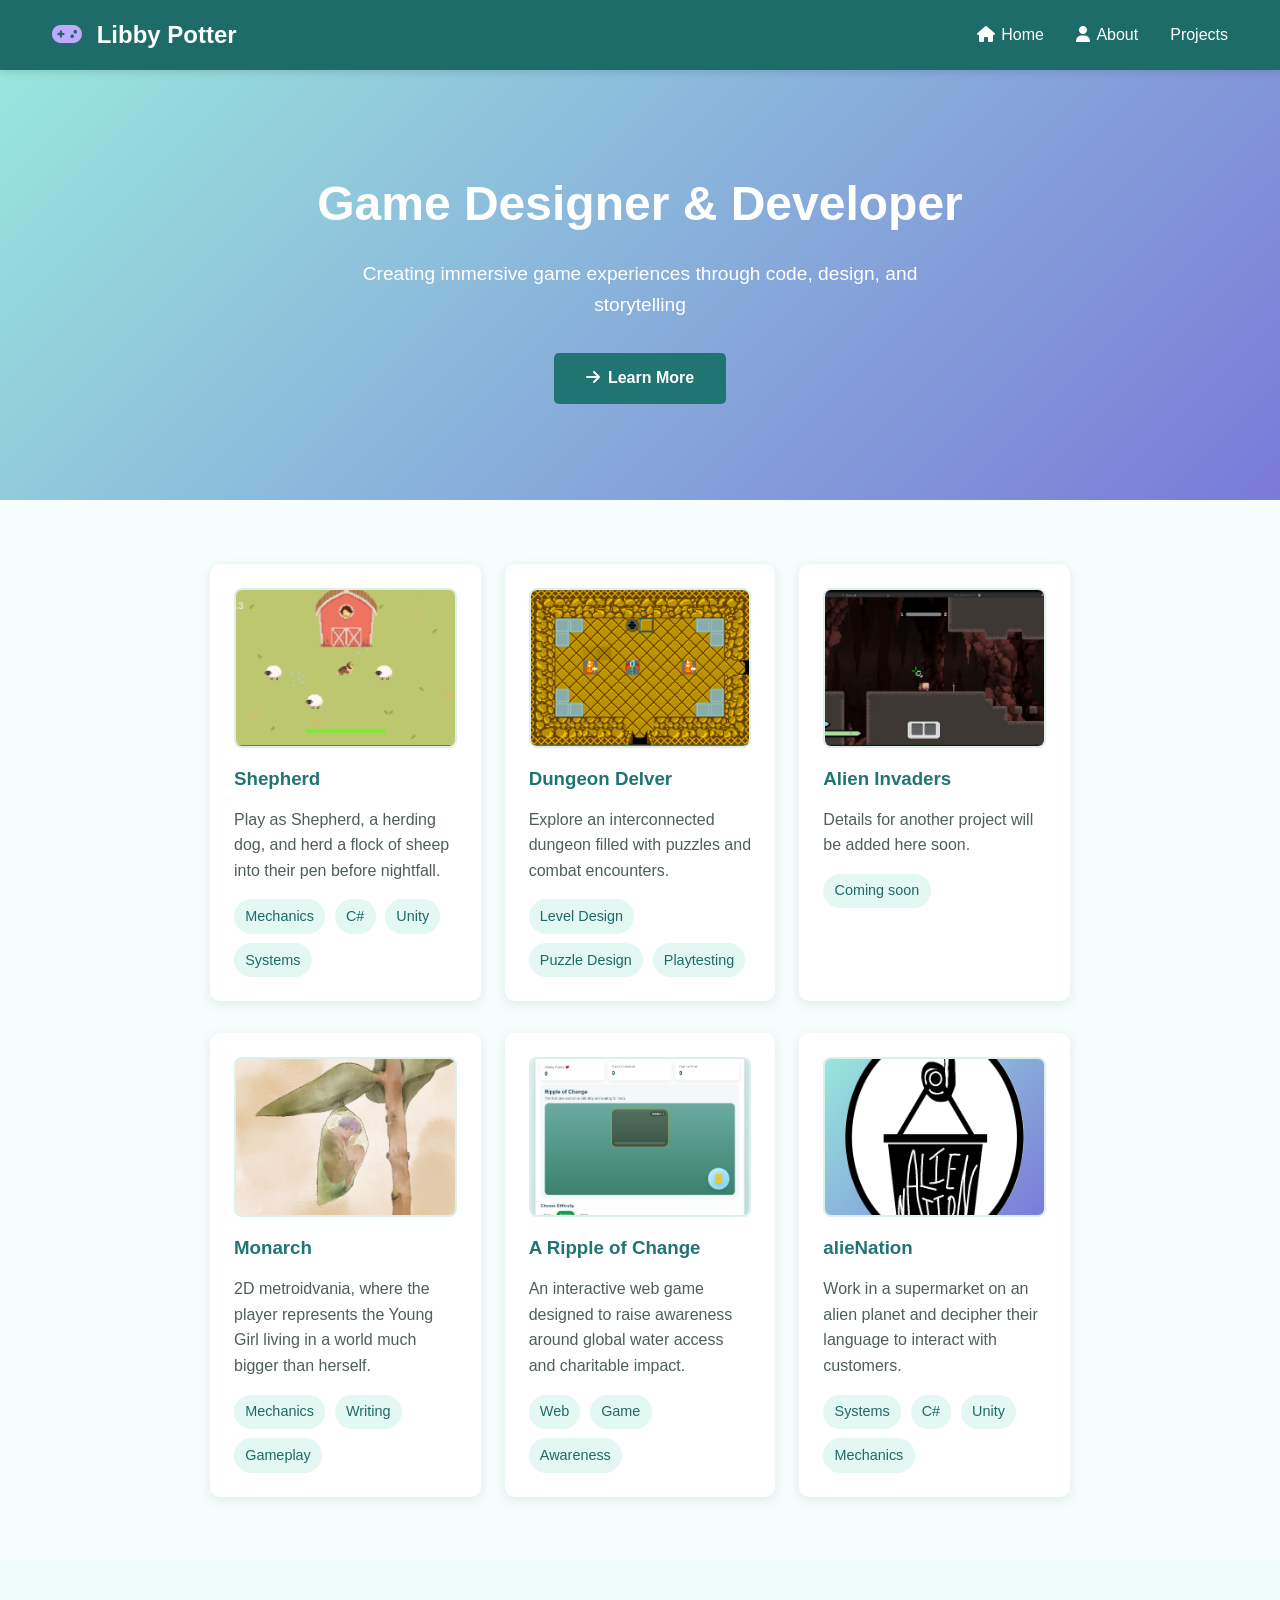
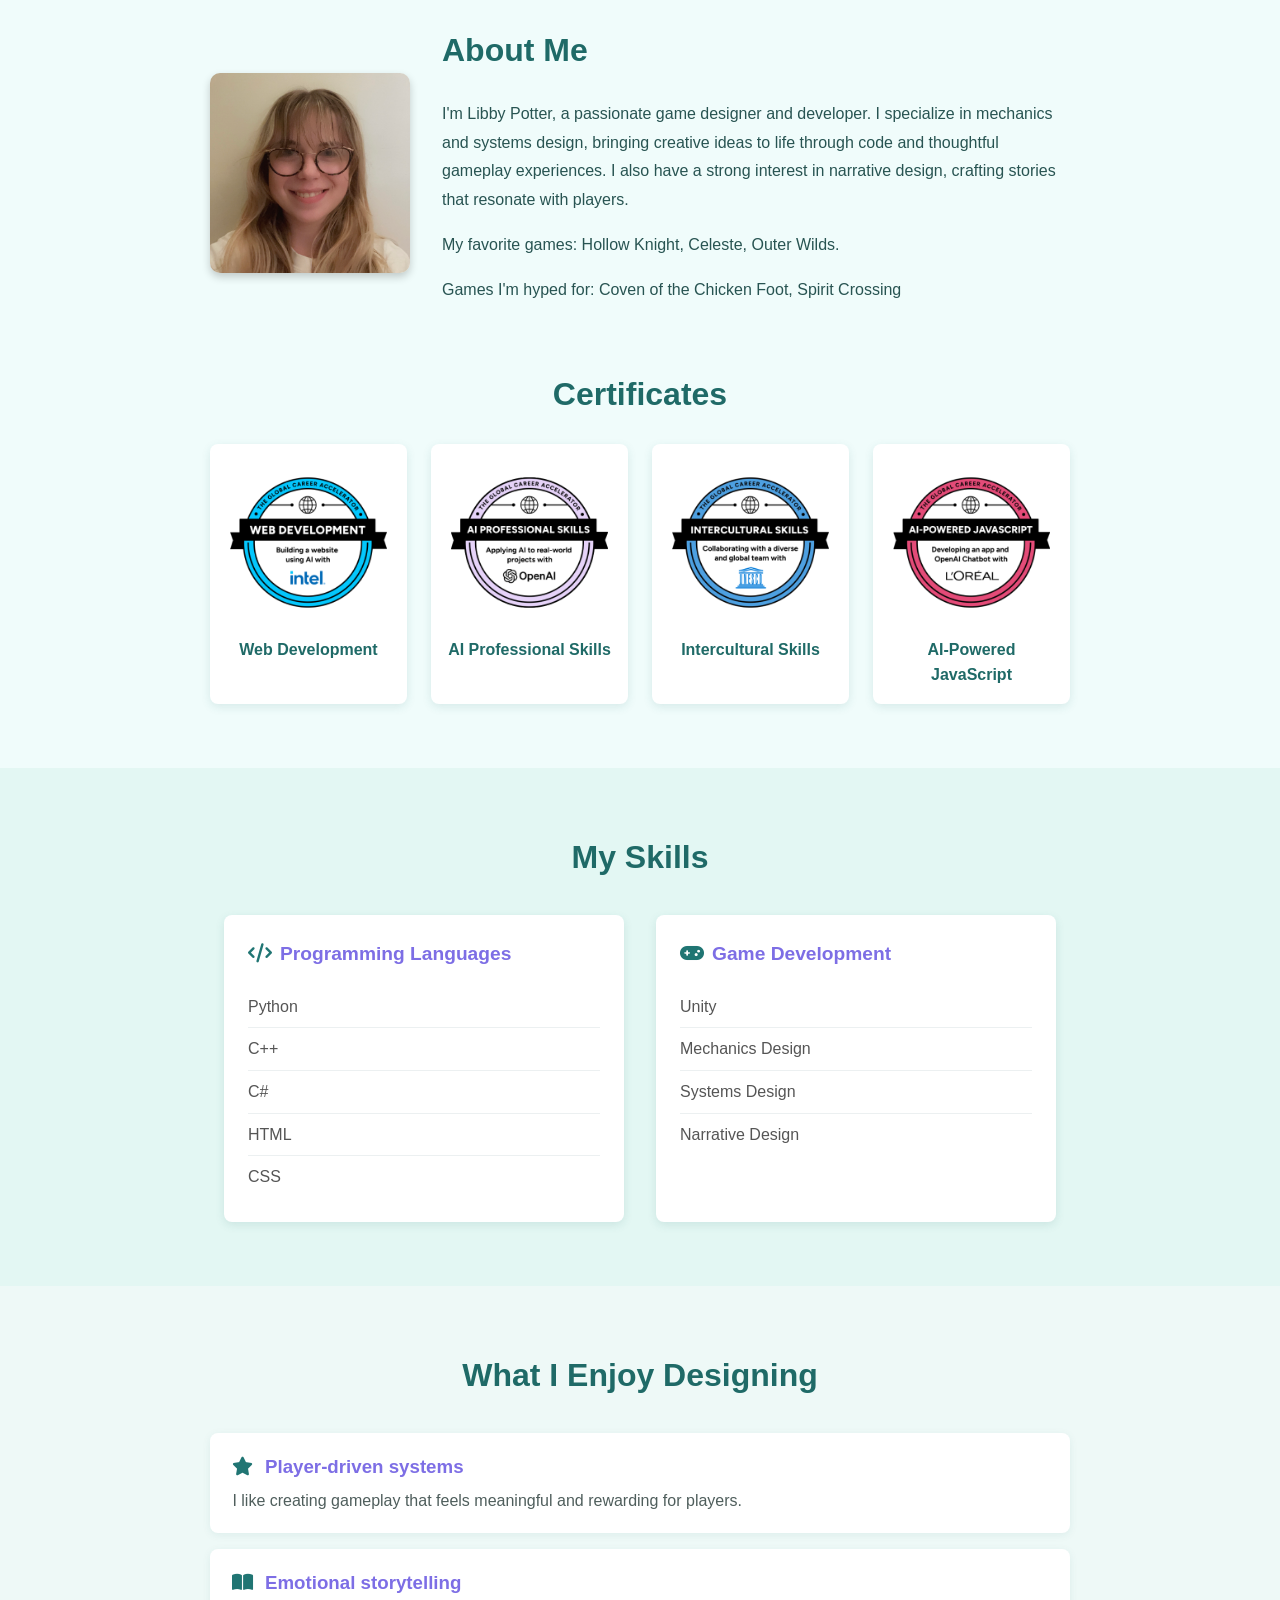
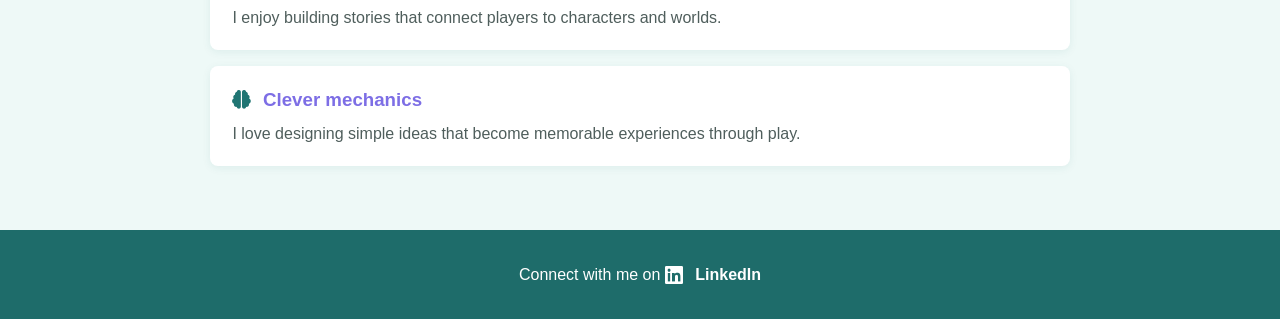
<file: index.html>
<!DOCTYPE html>
<html lang="en">
<head>
  <meta charset="UTF-8">
  <meta name="viewport" content="width=device-width, initial-scale=1.0">
  <title>Libby Potter - Game Designer</title>
  <link rel="stylesheet" href="https://cdnjs.cloudflare.com/ajax/libs/font-awesome/6.5.0/css/all.min.css" crossorigin="anonymous" referrerpolicy="no-referrer" />
  <link rel="stylesheet" href="style.css">
  <link rel="stylesheet" href="projects.css">
</head>
<body>
  <!-- Navigation Bar -->
  <nav class="navbar">
    <div class="container">
      <h1 class="logo"><a href="index.html"><i class="fa-solid fa-gamepad"></i> Libby Potter</a></h1>
      <ul class="nav-links">
        <li><a href="#hero"><i class="fa-solid fa-home"></i>Home</a></li>
        <li><a href="#bio"><i class="fa-solid fa-user"></i>About</a></li>
        <li><a href="#projects">Projects</a></li>
      </ul>
    </div>
  </nav>

  <!-- Hero Section -->
  <section id="hero" class="hero">
    <div class="container">
      <h2>Game Designer & Developer</h2>
      <p>Creating immersive game experiences through code, design, and storytelling</p>
      <a href="#bio" class="btn"><i class="fa-solid fa-arrow-right"></i>Learn More</a>
    </div>
  </section>

  <!-- Project Gallery -->
  <section id="projects" class="projects-section">
    <div class="container">
      <div class="project-grid">
        <article class="project-card">
          <a href="shepherd.html" class="project-link">
            <img class="project-image" src="img/Shepherd/ShepherdGamePic.PNG" alt="Shepherd gameplay preview">
            <h3>Shepherd</h3>
            <p>Play as Shepherd, a herding dog, and herd a flock of sheep into their pen before nightfall.</p>
            <ul class="project-tags">
              <li>Mechanics</li>
              <li>C#</li>
              <li>Unity</li>
              <li>Systems</li>
            </ul>
          </a>
        </article>

        <article class="project-card">
          <a href="dungeon-delver.html" class="project-link">
            <img class="project-image" src="img/DD/DDRoom.png" alt="A dungeon room from Dungeon Delver">
            <h3>Dungeon Delver</h3>
            <p>Explore an interconnected dungeon filled with puzzles and combat encounters.</p>
            <ul class="project-tags">
              <li>Level Design</li>
              <li>Puzzle Design</li>
              <li>Playtesting</li>
            </ul>
          </a>
        </article>

        <article class="project-card">
          <a href="alien-invaders.html" class="project-link">
            <img class="project-image" src="img/AlienInvaders/AlienInvadersStart.JPG" alt="Alien Invaders start screen">
            <h3>Alien Invaders</h3>
            <p>Details for another project will be added here soon.</p>
            <ul class="project-tags">
              <li>Coming soon</li>
            </ul>
          </a>
        </article>
      </div>

      <div class="project-grid">
        <article class="project-card">
          <a href="monarch.html" class="project-link">
            <img class="project-image" src="img/Monarch/MonarchGamePic.png" alt="Monarch concept art">
            <h3>Monarch</h3>
            <p>2D metroidvania, where the player represents the Young Girl living in a world much bigger than herself.</p>
            <ul class="project-tags">
              <li>Mechanics</li>
              <li>Writing</li>
              <li>Gameplay</li>
            </ul>
          </a>
        </article>

        <article class="project-card">
          <a href="charity-water-game.html" class="project-link">
            <img class="project-image" src="img/CharityWater/charitywatergame.JPG" alt="A screenshot of A Ripple of Change">
            <h3>A Ripple of Change</h3>
            <p>An interactive web game designed to raise awareness around global water access and charitable impact.</p>
            <ul class="project-tags">
              <li>Web</li>
              <li>Game</li>
              <li>Awareness</li>
            </ul>
          </a>
        </article>

        <article class="project-card">
          <a href="alienation.html" class="project-link">
            <img class="project-image" src="img/alieNation/alieNationTitle.png" alt="alieNation game logo">
            <h3>alieNation</h3>
            <p>Work in a supermarket on an alien planet and decipher their language to interact with customers.</p>
            <ul class="project-tags">
              <li>Systems</li>
              <li>C#</li>
              <li>Unity</li>
              <li>Mechanics</li>
            </ul>
          </a>
        </article>
      </div>
    </div>
  </section>

  <!-- Bio Section -->
  <section id="bio" class="bio">
    <div class="container">
      <div class="bio-content">
        <!-- Profile Image -->
        <img src="img/IDPhoto.jpg" alt="Libby Potter" class="bio-image">
        
        <!-- Bio Text -->
        <div class="bio-text">
          <h2>About Me</h2>
          <p>
            I'm Libby Potter, a passionate game designer and developer. I specialize in mechanics and systems design, 
            bringing creative ideas to life through code and thoughtful gameplay experiences. I also have a strong interest 
            in narrative design, crafting stories that resonate with players.
          </p>
          <p>
            My favorite games: Hollow Knight, Celeste, Outer Wilds.
          </p>
          <p>
            Games I'm hyped for: Coven of the Chicken Foot, Spirit Crossing
          </p>
        </div>
      </div>
      <div class="certificates">
        <h2>Certificates</h2>
        <div class="certificate-list">
          <article class="certificate-card">
            <img src="img/Certificates/WebDevCert.png" alt="Web Development certificate from Intel's Global Career Accelerator">
            <h3>Web Development</h3>
          </article>
          <article class="certificate-card">
            <img src="img/Certificates/AIProSkillsCert.png" alt="AI Professional Skills certificate from OpenAI's Global Career Accelerator">
            <h3>AI Professional Skills</h3>
          </article>
          <article class="certificate-card">
            <img src="img/Certificates/InterculturalSkillsCert.png" alt="Intercultural Skills certificate from UNESCO's Global Career Accelerator">
            <h3>Intercultural Skills</h3>
          </article>
          <article class="certificate-card">
            <img src="img/Certificates/AIJavaScriptCert.png" alt="AI-Powered JavaScript certificate from L'Oréal's Global Career Accelerator">
            <h3>AI-Powered JavaScript</h3>
          </article>
        </div>
      </div>
    </div>
  </section>

  <!-- Skills Section -->
  <section id="skills" class="skills">
    <div class="container">
      <h2>My Skills</h2>
      
      <div class="skills-grid">
        <!-- Programming Languages -->
        <div class="skill-category">
          <h3><i class="fa-solid fa-code"></i>Programming Languages</h3>
          <ul>
            <li>Python</li>
            <li>C++</li>
            <li>C#</li>
            <li>HTML</li>
            <li>CSS</li>
          </ul>
        </div>

        <!-- Game Development -->
        <div class="skill-category">
          <h3><i class="fa-solid fa-gamepad"></i>Game Development</h3>
          <ul>
            <li>Unity</li>
            <li>Mechanics Design</li>
            <li>Systems Design</li>
            <li>Narrative Design</li>
          </ul>
        </div>
      </div>
    </div>
  </section>

  <!-- Design Interests -->
  <section class="projects-section alt">
    <div class="container">
      <h2>What I Enjoy Designing</h2>
      <div class="project-list">
        <div class="list-item">
          <h3><i class="fa-solid fa-star"></i> Player-driven systems</h3>
          <p>I like creating gameplay that feels meaningful and rewarding for players.</p>
        </div>
        <div class="list-item">
          <h3><i class="fa-solid fa-book-open"></i> Emotional storytelling</h3>
          <p>I enjoy building stories that connect players to characters and worlds.</p>
        </div>
        <div class="list-item">
          <h3><i class="fa-solid fa-brain"></i> Clever mechanics</h3>
          <p>I love designing simple ideas that become memorable experiences through play.</p>
        </div>
      </div>
    </div>
  </section>

  <!-- Footer -->
  <footer class="footer">
    <div class="container">
      <p>
        Connect with me on 
        <a href="https://www.linkedin.com/in/your-linkedin" target="_blank" rel="noopener noreferrer" class="social-link">
          <i class="fab fa-linkedin"></i>
          LinkedIn
        </a>
      </p>
    </div>
  </footer>
</body>
</html>
</file>
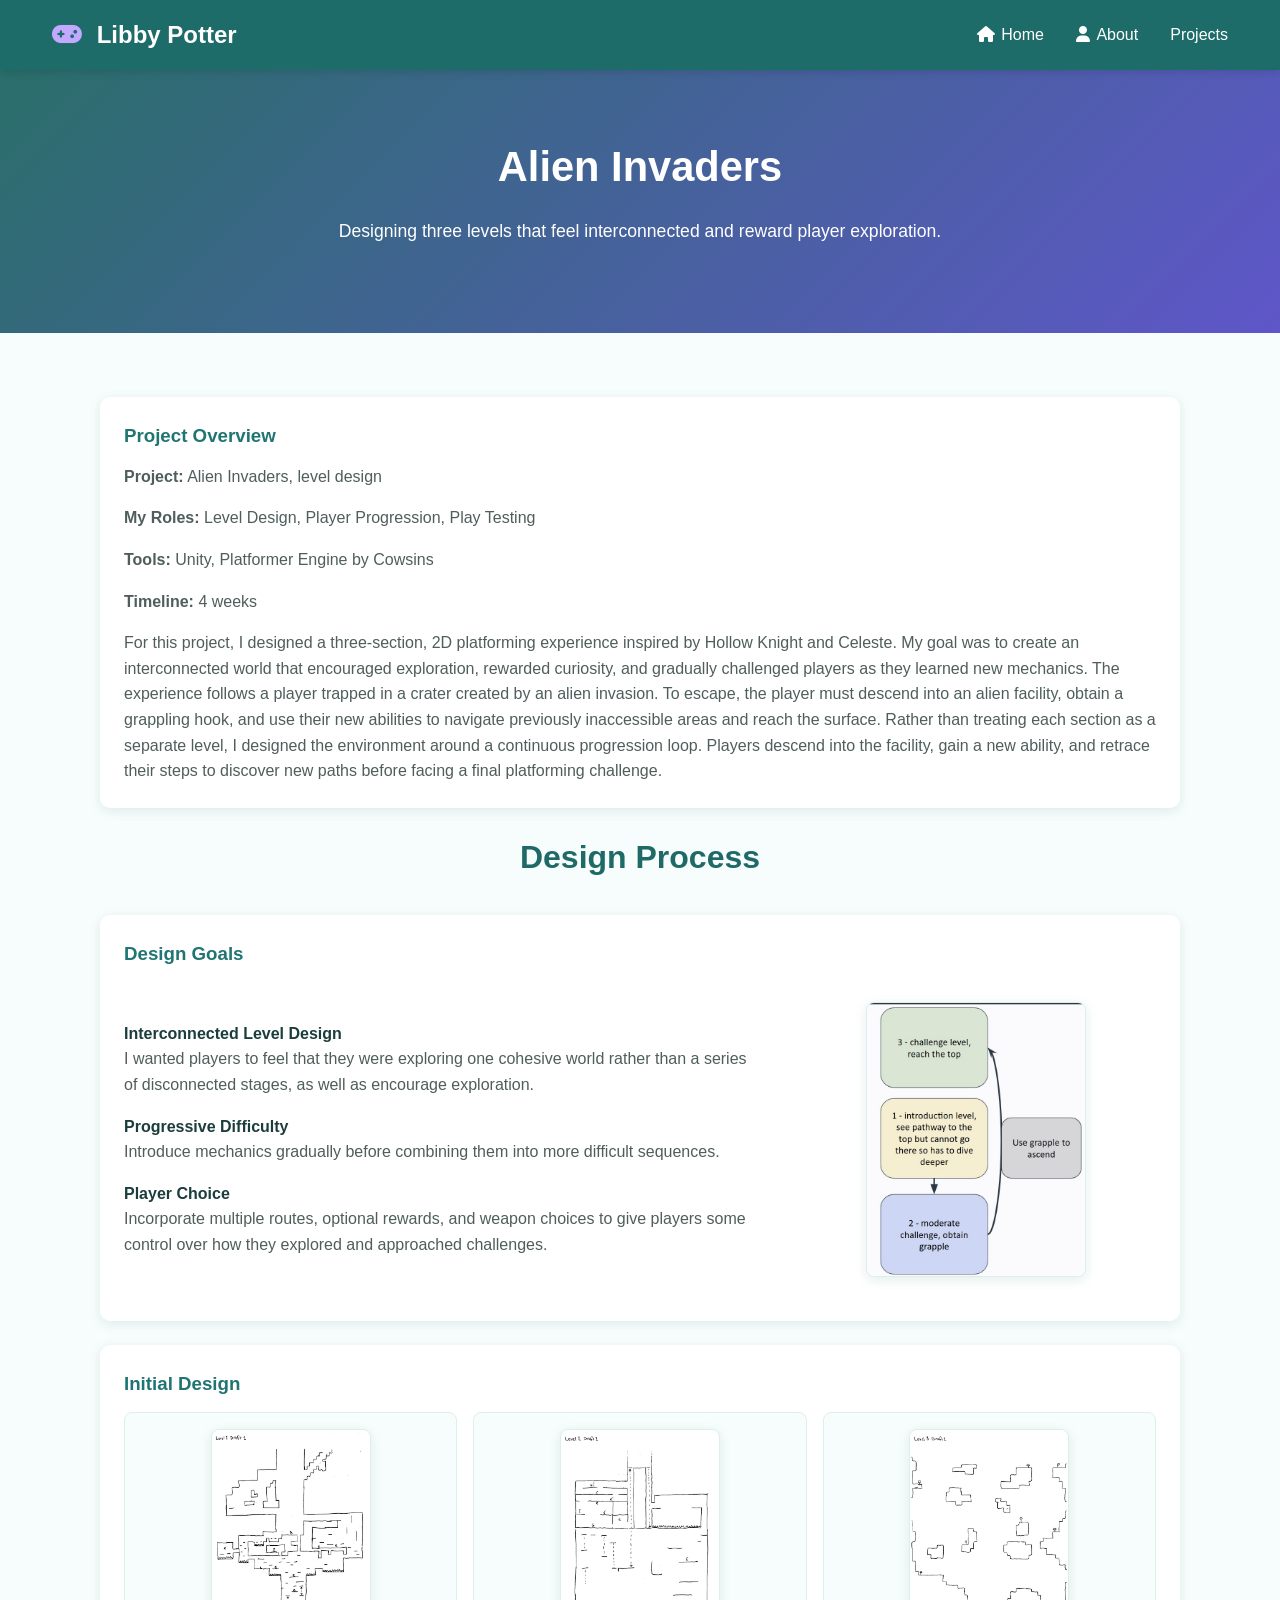
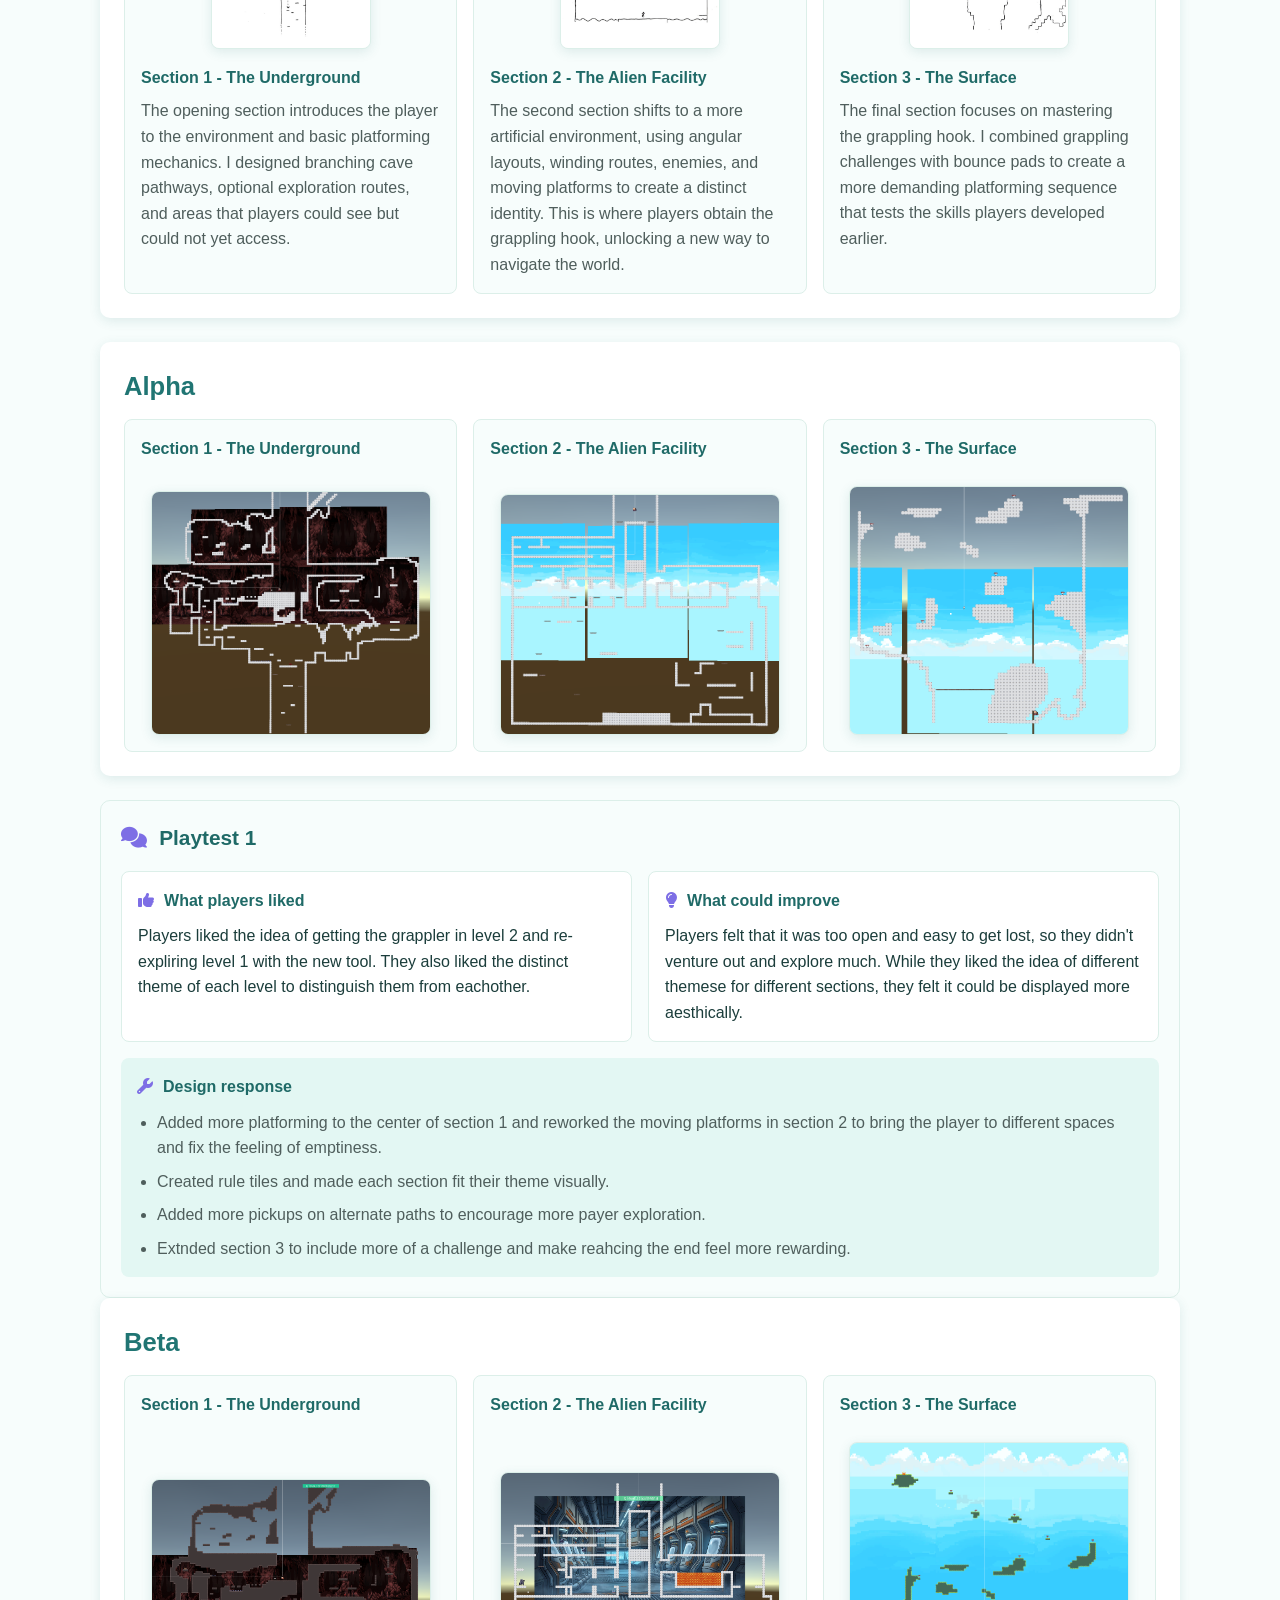
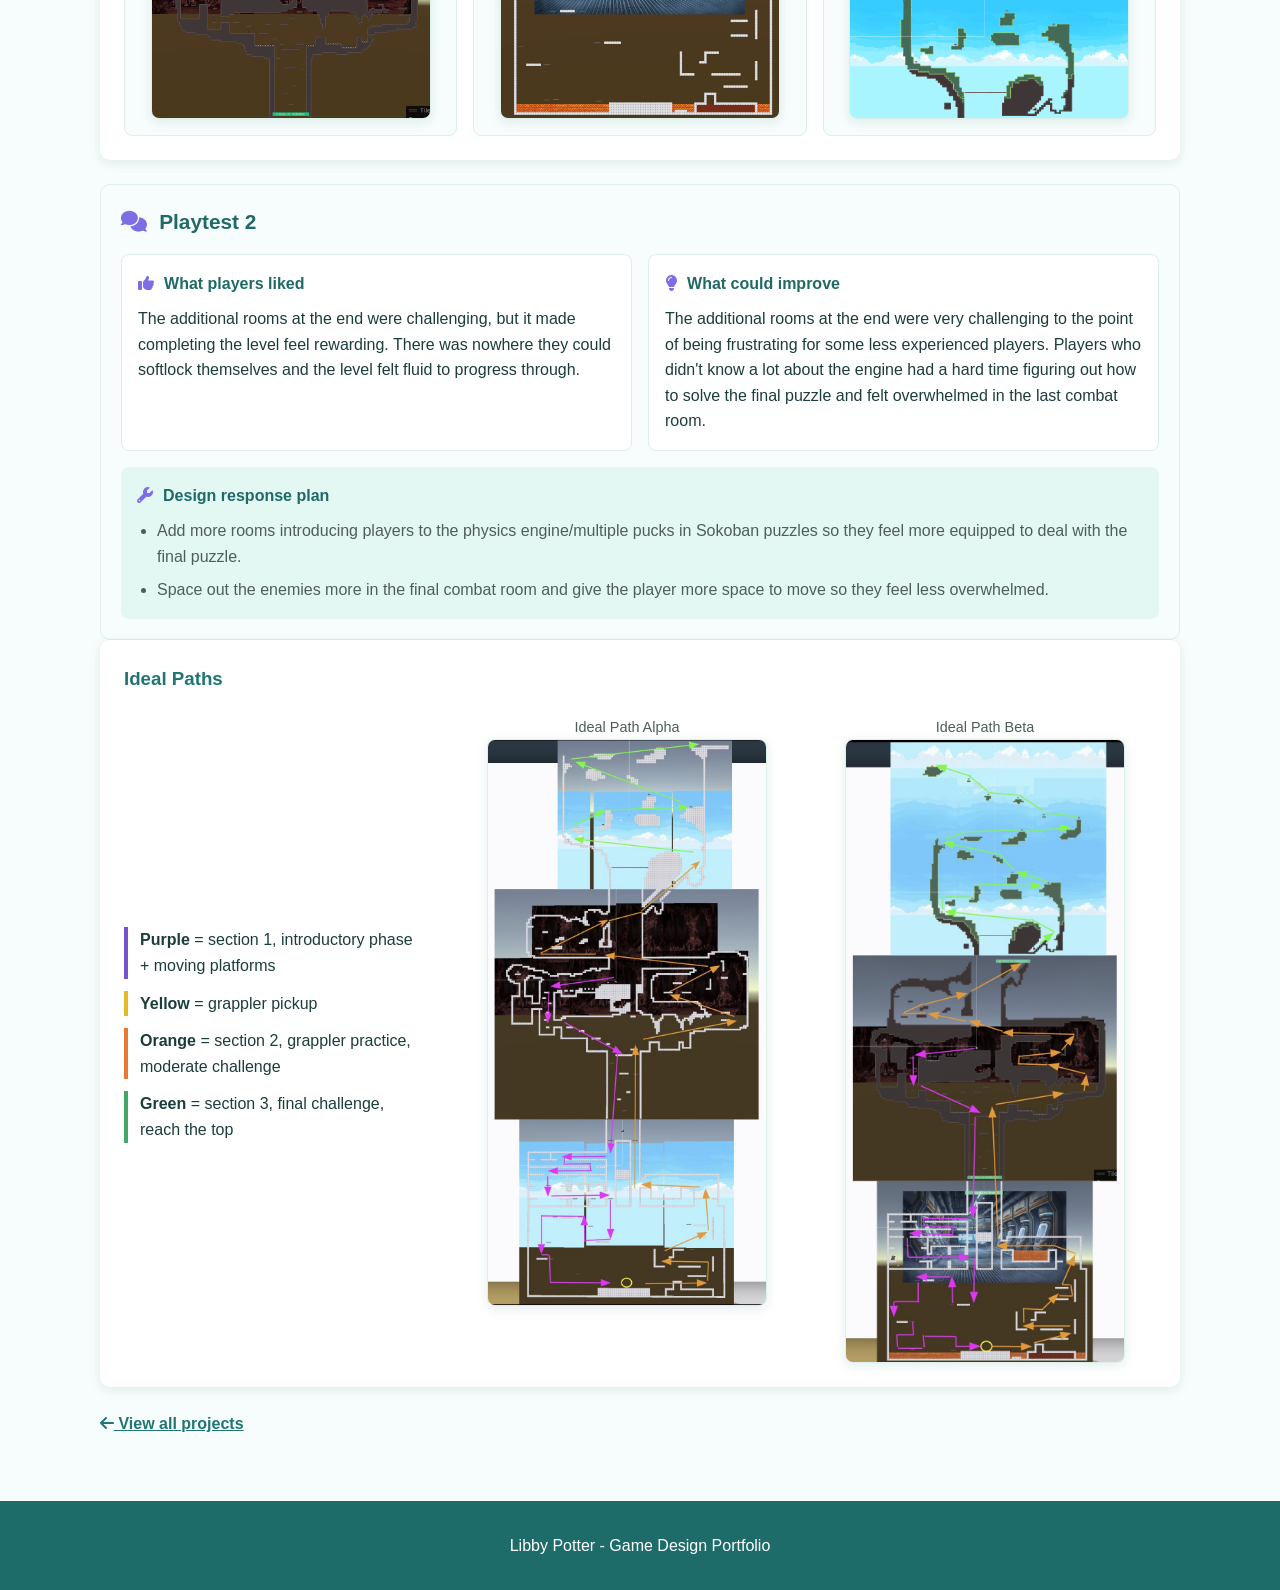
<file: alien-invaders.html>
<!DOCTYPE html>
<html lang="en">
<head>
  <meta charset="UTF-8">
  <meta name="viewport" content="width=device-width, initial-scale=1.0">
  <title>Alien Invaders - Level Design</title>
  <link rel="stylesheet" href="https://cdnjs.cloudflare.com/ajax/libs/font-awesome/6.5.0/css/all.min.css" crossorigin="anonymous" referrerpolicy="no-referrer" />
  <link rel="stylesheet" href="style.css">
  <link rel="stylesheet" href="projects.css">
</head>
<body>
  <!-- Navigation Bar -->
  <nav class="navbar">
    <div class="container">
      <h1 class="logo"><a href="index.html"><i class="fa-solid fa-gamepad"></i> Libby Potter</a></h1>
      <ul class="nav-links">
        <li><a href="index.html"><i class="fa-solid fa-home"></i>Home</a></li>
        <li><a href="index.html#bio"><i class="fa-solid fa-user"></i>About</a></li>
        <li><a href="index.html#projects">Projects</a></li>
      </ul>
    </div>
  </nav>

  <!-- Project Introduction -->
  <section class="project-detail-hero">
    <div class="container">
      <h2>Alien Invaders</h2>
      <p>Designing three levels that feel interconnected and reward player exploration.</p>
    </div>
  </section>

  <!-- Project Details -->
  <main class="project-detail-section">
    <div class="container project-detail-container">
      <div class="project-detail-card">
        <h3>Project Overview</h3>
        <p><strong>Project:</strong> Alien Invaders, level design</p>
        <p><strong>My Roles:</strong> Level Design, Player Progression, Play Testing</p>
        <p><strong>Tools:</strong> Unity, Platformer Engine by Cowsins</p>
        <p><strong>Timeline:</strong> 4 weeks</p>
        <p>For this project, I designed a three-section, 2D platforming experience inspired by Hollow Knight and Celeste. My goal was to create an interconnected world that encouraged exploration, rewarded curiosity, and gradually challenged players as they learned new mechanics.

        The experience follows a player trapped in a crater created by an alien invasion. To escape, the player must descend into an alien facility, obtain a grappling hook, and use their new abilities to navigate previously inaccessible areas and reach the surface.

        Rather than treating each section as a separate level, I designed the environment around a continuous progression loop. Players descend into the facility, gain a new ability, and retrace their steps to discover new paths before facing a final platforming challenge.
        </p>
      </div>

      <h2>Design Process</h2>
      <div class="project-detail-card design-goals-card">
        <h3>Design Goals</h3>
        <div class="design-goals-content">
          <div class="design-goals-copy">
            <h4>Interconnected Level Design</h4>
            <p>I wanted players to feel that they were exploring one cohesive world rather than a series of disconnected stages, as well as encourage exploration.</p>
            <h4>Progressive Difficulty</h4>
            <p>Introduce mechanics gradually before combining them into more difficult sequences. </p>
            <h4>Player Choice</h4>
            <p>Incorporate multiple routes, optional rewards, and weapon choices to give players some control over how they explored and approached challenges.</p>
          </div>
          <figure class="project-figure project-figure-flowchart">
            <img src="img/AlienInvaders/AlienInvadersFlowchart.jpg" alt="Flowchart showing the progression through the Alien Invaders levels">
          </figure>
        </div>
      </div>
      <div class="project-detail-card">
        <h3>Initial Design</h3>
        <div class="initial-design-levels">
          <div class="initial-design-level">
            <div class="initial-design-copy">
              <h4>Section 1 - The Underground</h4>
              <p>The opening section introduces the player to the environment and basic platforming mechanics. I designed branching cave pathways, optional exploration routes, and areas that players could see but could not yet access.</p>
            </div>
            <figure class="project-figure project-figure-level">
              <img src="img/AlienInvaders/AlienInvadersLevel1Draft1.jpg" alt="Initial level design draft for Section 1, The Underground">
            </figure>
          </div>
          <div class="initial-design-level">
            <div class="initial-design-copy">
              <h4>Section 2 - The Alien Facility</h4>
              <p>The second section shifts to a more artificial environment, using angular layouts, winding routes, enemies, and moving platforms to create a distinct identity. This is where players obtain the grappling hook, unlocking a new way to navigate the world.</p>
            </div>
            <figure class="project-figure project-figure-level">
              <img src="img/AlienInvaders/AlienInvadersLevel2Draft1.jpg" alt="Initial level design draft for Section 2, The Alien Facility">
            </figure>
          </div>
          <div class="initial-design-level">
            <div class="initial-design-copy">
              <h4>Section 3 - The Surface</h4>
              <p>The final section focuses on mastering the grappling hook. I combined grappling challenges with bounce pads to create a more demanding platforming sequence that tests the skills players developed earlier.</p>
            </div>
            <figure class="project-figure project-figure-level">
              <img src="img/AlienInvaders/AlienInvadersLevel3Draft1.jpg" alt="Initial level design draft for Section 3, The Surface">
            </figure>
          </div>
        </div>
      </div>

      <div class="project-detail-card alpha-section">
        <div class="alpha-heading">
          <h3>Alpha</h3>
        </div>
        <div class="initial-design-levels alpha-levels">
          <div class="initial-design-level alpha-level">
            <div class="initial-design-copy">
              <h4>Section 1 - The Underground</h4>
            </div>
            <figure class="project-figure project-figure-level">
              <img src="img/AlienInvaders/AlienInvadersLevel1Alpha.png" alt="Initial level design draft for Section 1, The Underground">
            </figure>
          </div>
          <div class="initial-design-level alpha-level">
            <div class="initial-design-copy">
              <h4>Section 2 - The Alien Facility</h4>
            </div>
            <figure class="project-figure project-figure-level">
              <img src="img/AlienInvaders/AlienInvadersLevel2Alpha.png" alt="Initial level design draft for Section 2, The Alien Facility">
            </figure>
          </div>
          <div class="initial-design-level alpha-level">
            <div class="initial-design-copy">
              <h4>Section 3 - The Surface</h4>
            </div>
            <figure class="project-figure project-figure-level">
              <img src="img/AlienInvaders/AlienInvadersLevel3Alpha.png" alt="Initial level design draft for Section 3, The Surface">
            </figure>
          </div>
        </div>
        </div>
        <div class="alpha-playtest">
          <h4 class="alpha-playtest-title"><i class="fa-solid fa-comments" aria-hidden="true"></i> Playtest 1</h4>
          <div class="alpha-feedback">
            <div class="alpha-feedback-card alpha-positive">
              <h5><i class="fa-solid fa-thumbs-up" aria-hidden="true"></i> What players liked</h5>
              <p>Players liked the idea of getting the grappler in level 2 and re-expliring level 1 with the new tool. They also liked the distinct theme of each level to distinguish them from eachother.</p>
            </div>
            <div class="alpha-feedback-card alpha-critique">
              <h5><i class="fa-solid fa-lightbulb" aria-hidden="true"></i> What could improve</h5>
              <p>Players felt that it was too open and easy to get lost, so they didn't venture out and explore much. While they liked the idea of different themese for different sections, they felt it could be displayed more aesthically.</p>
            </div>
          </div>
          <div class="alpha-response">
            <h5><i class="fa-solid fa-wrench" aria-hidden="true"></i> Design response</h5>
            <ul>
              <li>Added more platforming to the center of section 1 and reworked the moving platforms in section 2 to bring the player to different spaces and fix the feeling of emptiness. </li>
              <li>Created rule tiles and made each section fit their theme visually.</li>
              <li>Added more pickups on alternate paths to encourage more payer exploration.</li>
              <li>Extnded section 3 to include more of a challenge and make reahcing the end feel more rewarding.</li>
            </ul>
          </div>
        </div>

        <div class="project-detail-card alpha-section">
        <div class="alpha-heading">
          <h3>Beta</h3>
        </div>
        <div class="initial-design-levels alpha-levels">
          <div class="initial-design-level alpha-level">
            <div class="initial-design-copy">
              <h4>Section 1 - The Underground</h4>
            </div>
            <figure class="project-figure project-figure-level">
              <img src="img/AlienInvaders/AlienInvadersLevel1Beta.png" alt="Initial level design draft for Section 1, The Underground">
            </figure>
          </div>
          <div class="initial-design-level alpha-level">
            <div class="initial-design-copy">
              <h4>Section 2 - The Alien Facility</h4>
            </div>
            <figure class="project-figure project-figure-level">
              <img src="img/AlienInvaders/AlienInvadersLevel2Beta.png" alt="Initial level design draft for Section 2, The Alien Facility">
            </figure>
          </div>
          <div class="initial-design-level alpha-level">
            <div class="initial-design-copy">
              <h4>Section 3 - The Surface</h4>
            </div>
            <figure class="project-figure project-figure-level">
              <img src="img/AlienInvaders/AlienInvadersLevel3Beta.png" alt="Initial level design draft for Section 3, The Surface">
            </figure>
          </div>
        </div>
        </div>
          <div class="alpha-playtest">
          <h4 class="alpha-playtest-title"><i class="fa-solid fa-comments" aria-hidden="true"></i> Playtest 2</h4>
          <div class="alpha-feedback">
            <div class="alpha-feedback-card alpha-positive">
              <h5><i class="fa-solid fa-thumbs-up" aria-hidden="true"></i> What players liked</h5>
              <p>The additional rooms at the end were challenging, but it made completing the level feel rewarding. There was nowhere they could softlock themselves and the level felt fluid to progress through.</p>
            </div>
            <div class="alpha-feedback-card alpha-critique">
              <h5><i class="fa-solid fa-lightbulb" aria-hidden="true"></i> What could improve</h5>
              <p>The additional rooms at the end were very challenging to the point of being frustrating for some less experienced players. Players who didn't know a lot about the engine had a hard time figuring out how to solve the final puzzle and felt overwhelmed in the last combat room.</p>
            </div>
          </div>
          <div class="alpha-response">
            <h5><i class="fa-solid fa-wrench" aria-hidden="true"></i> Design response plan</h5>
            <ul>
              <li>Add more rooms introducing players to the physics engine/multiple pucks in Sokoban puzzles so they feel more equipped to deal with the final puzzle.</li>
              <li>Space out the enemies more in the final combat room and give the player more space to move so they feel less overwhelmed.</li>
            </ul>
          </div>
      </div>
      <div class="project-detail-card ideal-path-section">
        <h3>Ideal Paths</h3>
        <div class="ideal-path-layout">
          <ul class="ideal-path-legend">
            <li class="ideal-path-section1"><strong>Purple</strong> = section 1, introductory phase + moving platforms</li>
            <li class="ideal-path-grappler"><strong>Yellow</strong> = grappler pickup</li>
            <li class="ideal-path-section2"><strong>Orange</strong> = section 2, grappler practice, moderate challenge</li>
            <li class="ideal-path-section3"><strong>Green</strong> = section 3, final challenge, reach the top</li>
          </ul>
          <div class="ideal-path-images">
            <figure class="project-figure project-figure-ideal-path">
              <figcaption>Ideal Path Alpha</figcaption>
              <img src="img/AlienInvaders/AlienInvadersIdealPath1.jpg" alt="Alien Invaders ideal path map, marked in purple, yellow, orange, and green">
            </figure>
            <figure class="project-figure project-figure-ideal-path">
              <figcaption>Ideal Path Beta</figcaption>
              <img src="img/AlienInvaders/AlienInvadersIdealPath2.jpg" alt="Second Alien Invaders ideal path map">
            </figure>
          </div>
        </div>
      </div>
      <a href="index.html#projects" class="back-to-projects"><i class="fa-solid fa-arrow-left"></i> View all projects</a>
    </div>
  </main>

  <!-- Footer -->
  <footer class="footer">
    <div class="container">
      <p>Libby Potter - Game Design Portfolio</p>
    </div>
  </footer>
</body>
</html>
</file>
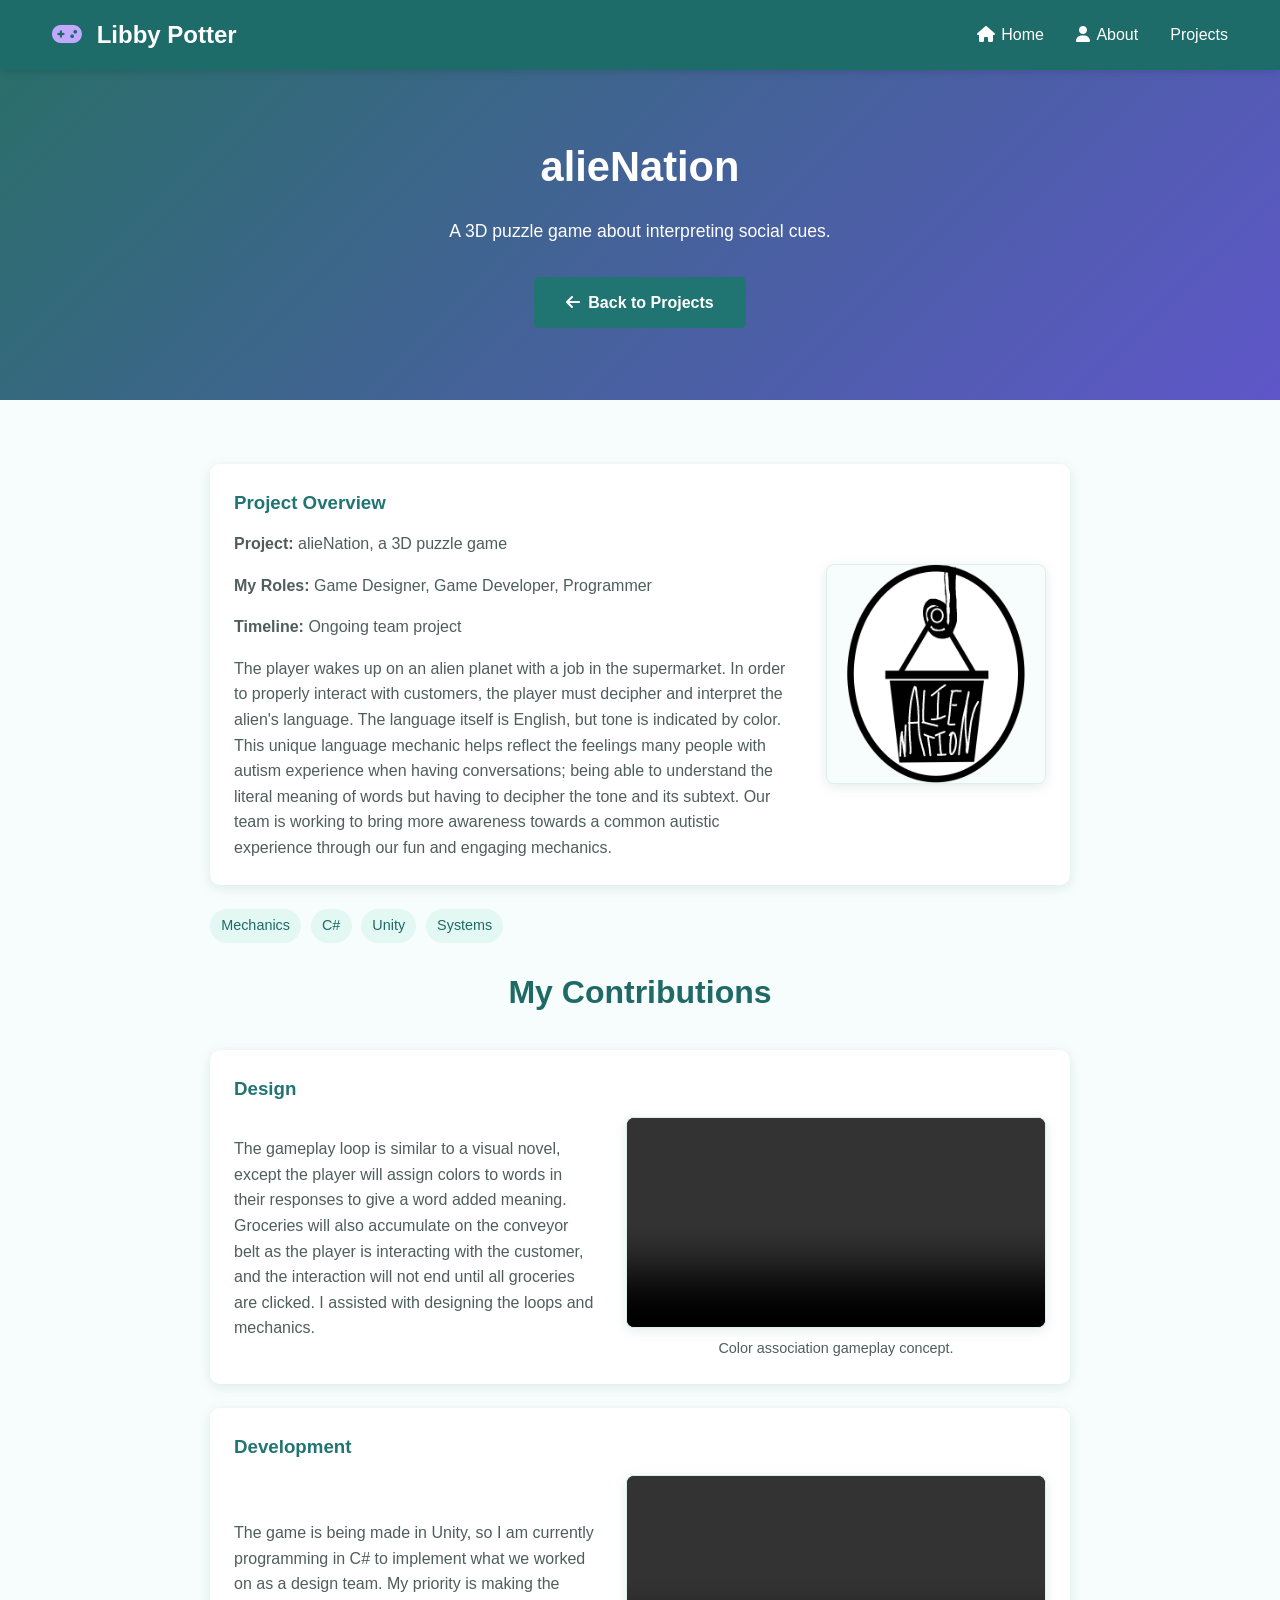
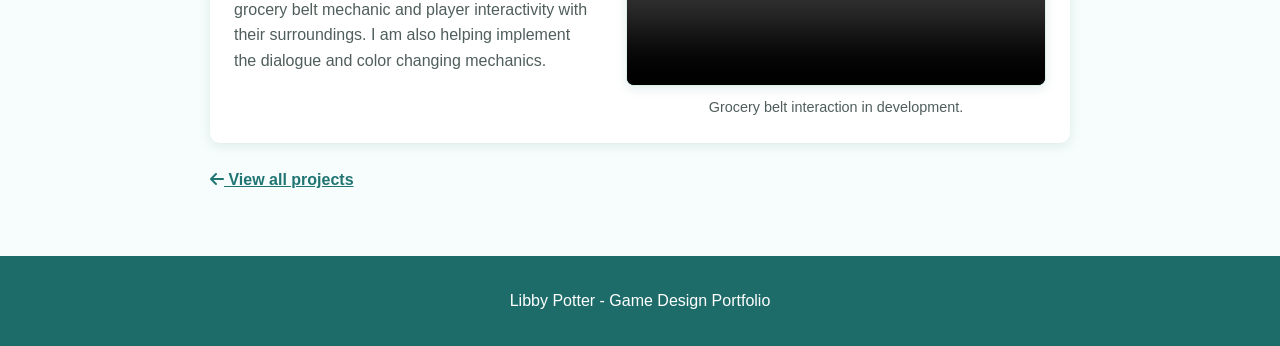
<file: alienation.html>
<!DOCTYPE html>
<html lang="en">
<head>
  <meta charset="UTF-8">
  <meta name="viewport" content="width=device-width, initial-scale=1.0">
  <title>alieNation - Libby Potter</title>
  <link rel="stylesheet" href="https://cdnjs.cloudflare.com/ajax/libs/font-awesome/6.5.0/css/all.min.css" crossorigin="anonymous" referrerpolicy="no-referrer" />
  <link rel="stylesheet" href="style.css">
  <link rel="stylesheet" href="projects.css">
</head>
<body class="alienation-page">
  <!-- Navigation Bar -->
  <nav class="navbar">
    <div class="container">
      <h1 class="logo"><a href="index.html"><i class="fa-solid fa-gamepad"></i> Libby Potter</a></h1>
      <ul class="nav-links">
        <li><a href="index.html"><i class="fa-solid fa-home"></i>Home</a></li>
        <li><a href="index.html#bio"><i class="fa-solid fa-user"></i>About</a></li>
        <li><a href="index.html#projects">Projects</a></li>
      </ul>
    </div>
  </nav>

  <!-- Project Introduction -->
  <section class="project-detail-hero">
    <div class="container">
      <h2>alieNation</h2>
      <p>A 3D puzzle game about interpreting social cues.</p>
      <a href="index.html#projects" class="btn"><i class="fa-solid fa-arrow-left"></i>Back to Projects</a>
    </div>
  </section>

  <!-- Project Details -->
  <main class="project-detail-section">
    <div class="container">
      <div class="project-detail-card alienation-overview">
        <div class="alienation-copy">
          <h3>Project Overview</h3>
          <p><strong>Project:</strong> alieNation, a 3D puzzle game</p>
          <p><strong>My Roles:</strong> Game Designer, Game Developer, Programmer</p>
          <p><strong>Timeline:</strong> Ongoing team project</p>
          <p>The player wakes up on an alien planet with a job in the supermarket. In order to properly interact with customers, the player must decipher and interpret the alien's language. The language itself is English, but tone is indicated by color.
          This unique language mechanic helps reflect the feelings many people with autism experience when having conversations; being able to understand the literal meaning of words but having to decipher the tone and its subtext. Our team is working to bring more awareness towards a common autistic experience through our fun and engaging mechanics.</p>
        </div>
        <figure class="project-figure alienation-title-figure">
          <img src="img/alieNation/alieNationTitle.png" alt="alieNation game logo">
        </figure>
      </div>
      <ul class="project-tags" aria-label="Project topics">
        <li>Mechanics</li>
        <li>C#</li>
        <li>Unity</li>
        <li>Systems</li>
      </ul>

      <h2>My Contributions</h2>
      <div class="project-detail-card">
        <h3>Design</h3>
        <div class="alienation-media-layout">
          <div class="alienation-copy">
            <p>The gameplay loop is similar to a visual novel, except the player will assign colors to words in their responses to give a word added meaning. Groceries will also accumulate on the conveyor belt as the player is interacting with the customer, and the interaction will not end until all groceries are clicked. I assisted with designing the loops and mechanics.</p>
          </div>
          <figure class="project-figure alienation-video-figure">
            <video controls playsinline preload="metadata">
              <source src="img/alieNation/AlieNationColorAssociation.mp4" type="video/mp4">
              Your browser does not support the video element.
            </video>
            <figcaption>Color association gameplay concept.</figcaption>
          </figure>
        </div>
      </div>
      <div class="project-detail-card">
        <h3>Development</h3>
        <div class="alienation-media-layout">
          <div class="alienation-copy">
            <p>The game is being made in Unity, so I am currently programming in C# to implement what we worked on as a design team. My priority is making the grocery belt mechanic and player interactivity with their surroundings. I am also helping implement the dialogue and color changing mechanics.</p>
          </div>
          <figure class="project-figure alienation-video-figure">
            <video controls playsinline preload="metadata">
              <source src="img/alieNation/GroceryBeltClip.mp4" type="video/mp4">
              Your browser does not support the video element.
            </video>
            <figcaption>Grocery belt interaction in development.</figcaption>
          </figure>
        </div>
      </div>
      <a href="index.html#projects" class="back-to-projects"><i class="fa-solid fa-arrow-left"></i> View all projects</a>
    </div>
  </main>

  <!-- Footer -->
  <footer class="footer">
    <div class="container">
      <p>Libby Potter - Game Design Portfolio</p>
    </div>
  </footer>
</body>
</html>
</file>
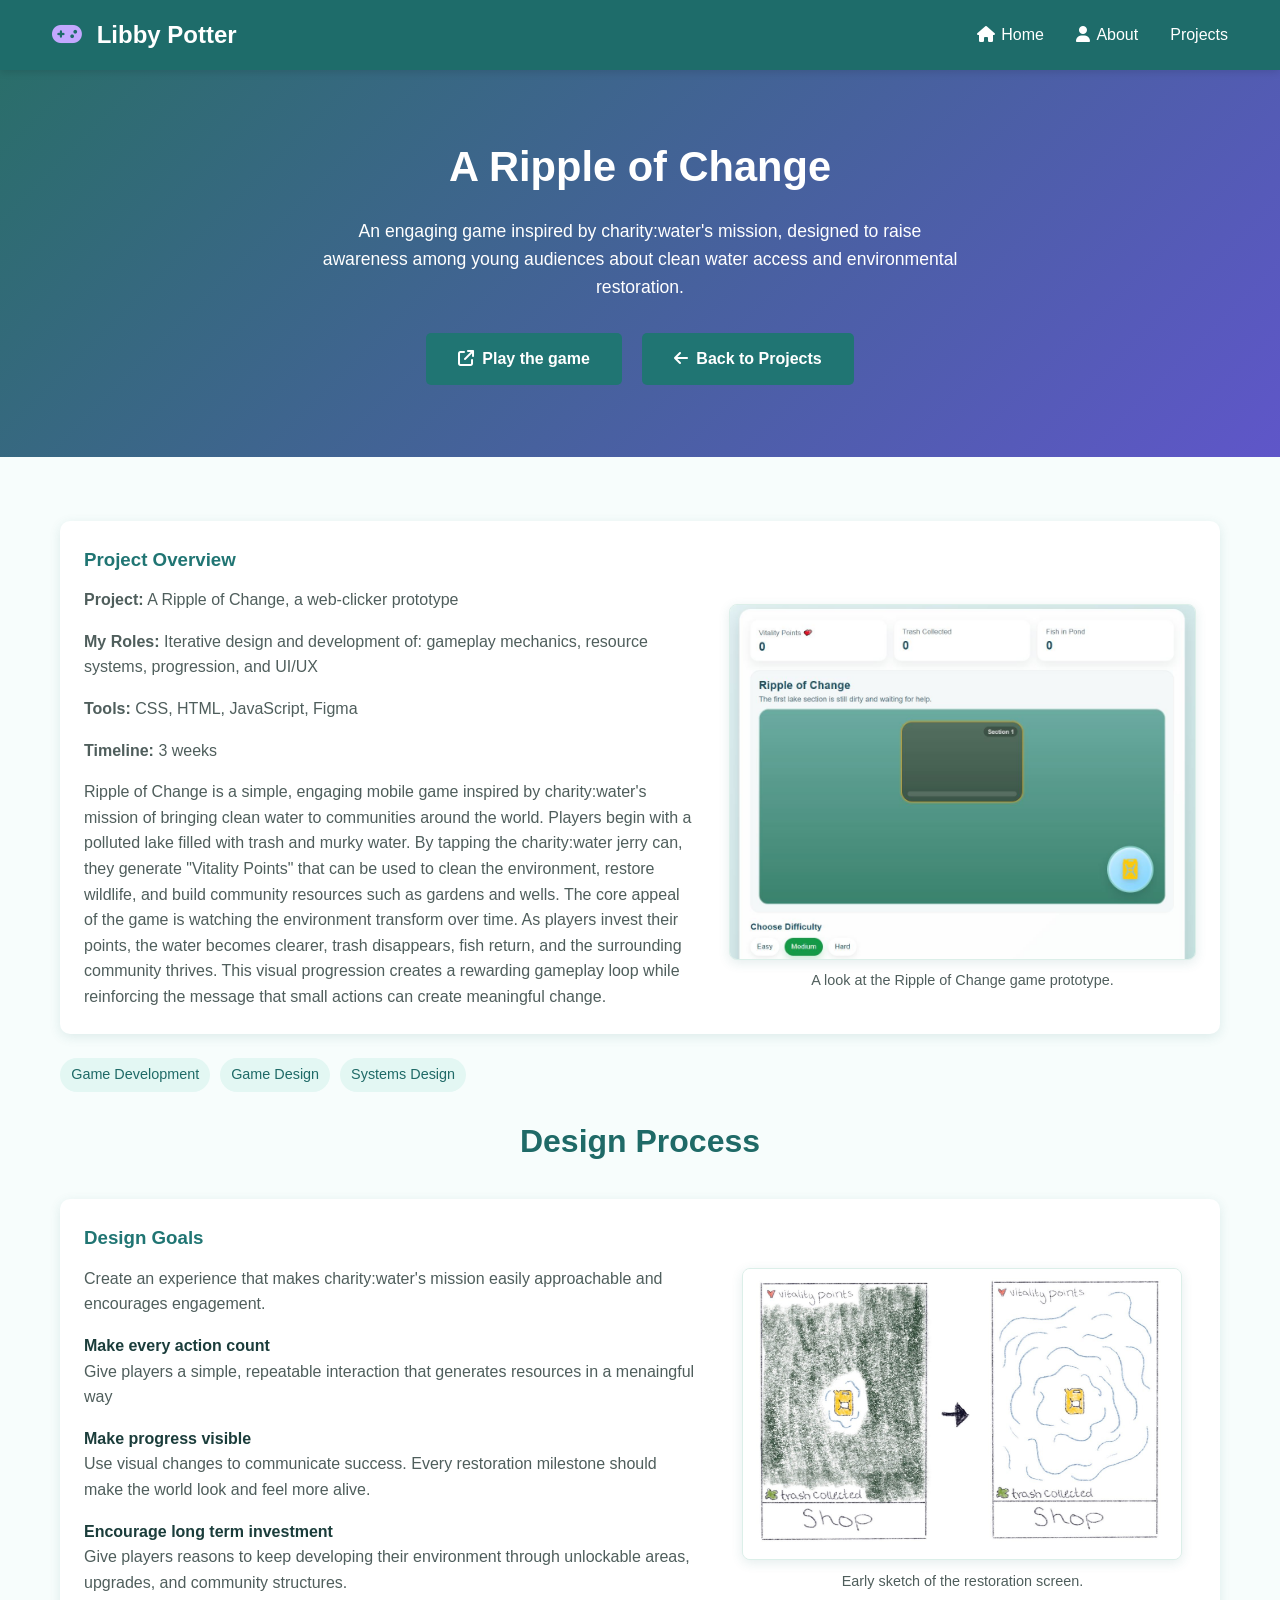
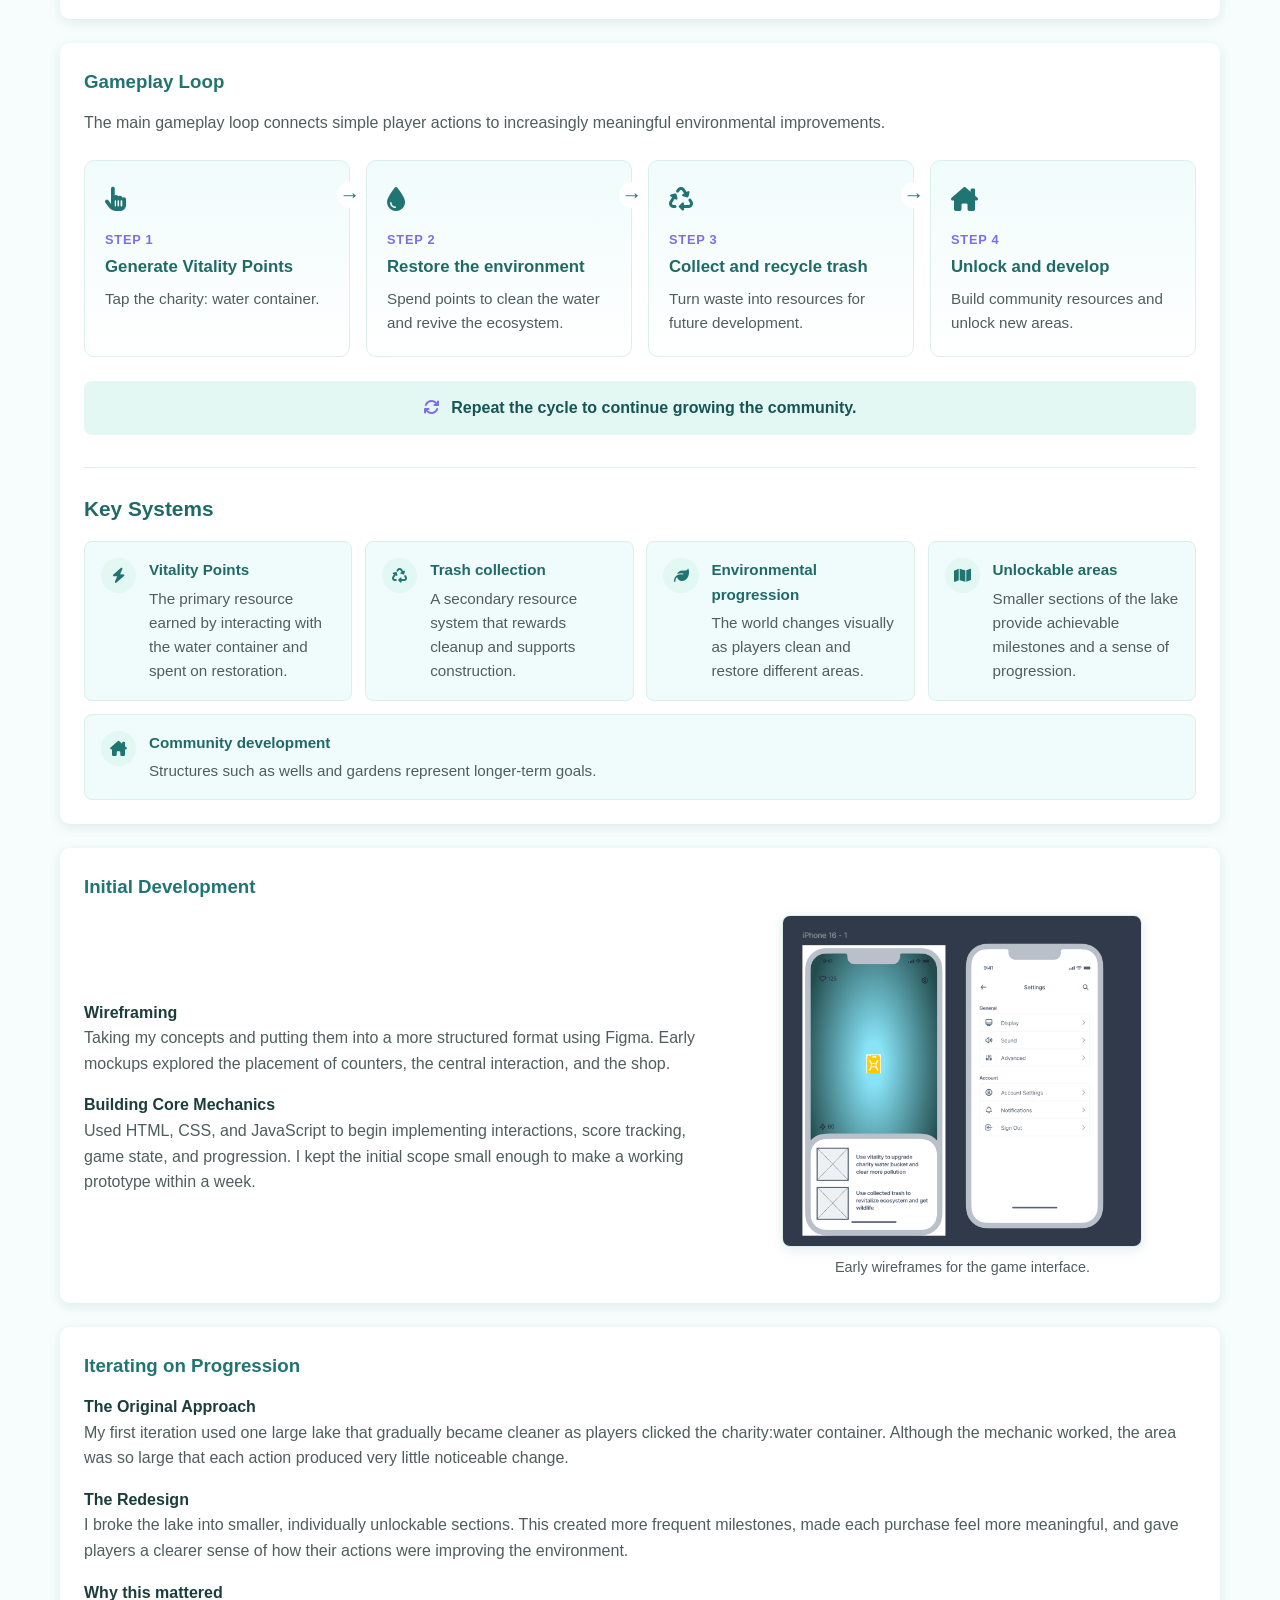
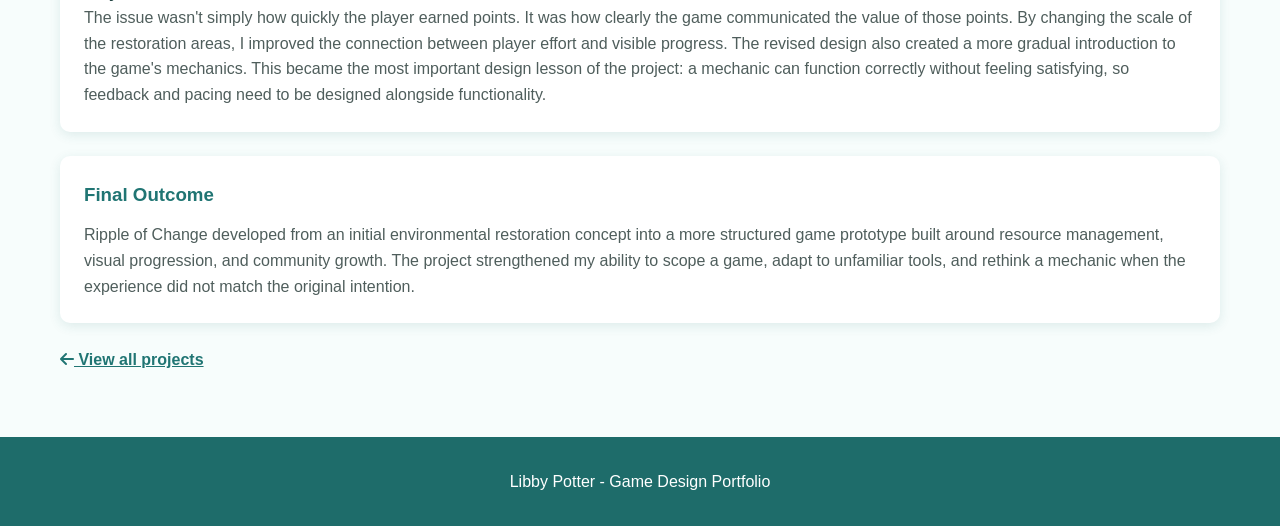
<file: charity-water-game.html>
<!DOCTYPE html>
<html lang="en">
<head>
  <meta charset="UTF-8">
  <meta name="viewport" content="width=device-width, initial-scale=1.0">
  <title>A Ripple of Change - charity:water</title>
  <link rel="stylesheet" href="https://cdnjs.cloudflare.com/ajax/libs/font-awesome/6.5.0/css/all.min.css" crossorigin="anonymous" referrerpolicy="no-referrer" />
  <link rel="stylesheet" href="style.css">
  <link rel="stylesheet" href="projects.css">
</head>
<body class="charity-water-page">
  <!-- Navigation Bar -->
  <nav class="navbar">
    <div class="container">
      <h1 class="logo"><a href="index.html"><i class="fa-solid fa-gamepad"></i> Libby Potter</a></h1>
      <ul class="nav-links">
        <li><a href="index.html"><i class="fa-solid fa-home"></i>Home</a></li>
        <li><a href="index.html#bio"><i class="fa-solid fa-user"></i>About</a></li>
        <li><a href="index.html#projects">Projects</a></li>
      </ul>
    </div>
  </nav>

  <!-- Project Introduction -->
  <section class="project-detail-hero">
    <div class="container">
      <h2>A Ripple of Change</h2>
      <p>An engaging game inspired by charity:water's mission, designed to raise awareness among young audiences about clean water access and environmental restoration.</p>
      <a href="https://libbbeee.github.io/06-completed-charity-water-game/" class="btn" target="_blank" rel="noopener"><i class="fa-solid fa-arrow-up-right-from-square" aria-hidden="true"></i>Play the game</a>
      <a href="index.html#projects" class="btn"><i class="fa-solid fa-arrow-left"></i>Back to Projects</a>
    </div>
  </section>

  <!-- Project Details -->
  <main class="project-detail-section">
    <div class="container">
      <div class="project-detail-card">
        <h3>Project Overview</h3>
        <div class="charity-water-layout">
          <div class="charity-water-copy">
            <p><strong>Project:</strong> A Ripple of Change, a web-clicker prototype</p>
            <p><strong>My Roles:</strong> Iterative design and development of: gameplay mechanics, resource systems, progression, and UI/UX</p>
            <p><strong>Tools:</strong> CSS, HTML, JavaScript, Figma</p>
            <p><strong>Timeline:</strong> 3 weeks</p>
            <p>Ripple of Change is a simple, engaging mobile game inspired by charity:water's mission of bringing clean water to communities around the world. Players begin with a polluted lake filled with trash and murky water. By tapping the charity:water jerry can, they generate "Vitality Points" that can be used to clean the environment, restore wildlife, and build community resources such as gardens and wells.
            The core appeal of the game is watching the environment transform over time. As players invest their points, the water becomes clearer, trash disappears, fish return, and the surrounding community thrives. This visual progression creates a rewarding gameplay loop while reinforcing the message that small actions can create meaningful change.
            </p>
          </div>
          <figure class="project-figure charity-game-figure">
            <img src="img/CharityWater/charitywatergame.JPG" alt="A screenshot of the Ripple of Change game">
            <figcaption>A look at the Ripple of Change game prototype.</figcaption>
          </figure>
        </div>
      </div>
      <ul class="project-tags" aria-label="Project topics">
        <li>Game Development</li>
        <li>Game Design</li>
        <li>Systems Design</li>
      </ul>

      <h2>Design Process</h2>
      <div class="project-detail-card">
        <h3>Design Goals</h3>
        <div class="charity-water-layout">
          <div class="charity-water-copy">
            <p>Create an experience that makes charity:water's mission easily approachable and encourages engagement.</p>
            <h4>Make every action count</h4>
            <p>Give players a simple, repeatable interaction that generates resources in a menaingful way</p>
            <h4>Make progress visible</h4>
            <p>Use visual changes to communicate success. Every restoration milestone should make the world look and feel more alive.</p>
            <h4>Encourage long term investment</h4>
            <p>Give players reasons to keep developing their environment through unlockable areas, upgrades, and community structures.</p>
          </div>
          <figure class="project-figure charity-sketch-figure">
            <img src="img/CharityWater/charitywatersketch.jpg" alt="Hand-drawn sketch of the game's lake restoration screen">
            <figcaption>Early sketch of the restoration screen.</figcaption>
          </figure>
        </div>
      </div>
      <div class="project-detail-card">
        <h3>Gameplay Loop</h3>
        <p>The main gameplay loop connects simple player actions to increasingly meaningful environmental improvements.</p>
        <ol class="gameplay-steps" aria-label="Gameplay loop steps">
          <li class="gameplay-step">
            <span class="gameplay-step-icon"><i class="fa-solid fa-hand-pointer" aria-hidden="true"></i></span>
            <span class="gameplay-step-number">Step 1</span>
            <h4>Generate Vitality Points</h4>
            <p>Tap the charity: water container.</p>
          </li>
          <li class="gameplay-step">
            <span class="gameplay-step-icon"><i class="fa-solid fa-droplet" aria-hidden="true"></i></span>
            <span class="gameplay-step-number">Step 2</span>
            <h4>Restore the environment</h4>
            <p>Spend points to clean the water and revive the ecosystem.</p>
          </li>
          <li class="gameplay-step">
            <span class="gameplay-step-icon"><i class="fa-solid fa-recycle" aria-hidden="true"></i></span>
            <span class="gameplay-step-number">Step 3</span>
            <h4>Collect and recycle trash</h4>
            <p>Turn waste into resources for future development.</p>
          </li>
          <li class="gameplay-step">
            <span class="gameplay-step-icon"><i class="fa-solid fa-house-chimney" aria-hidden="true"></i></span>
            <span class="gameplay-step-number">Step 4</span>
            <h4>Unlock and develop</h4>
            <p>Build community resources and unlock new areas.</p>
          </li>
        </ol>
        <p class="gameplay-repeat"><i class="fa-solid fa-arrows-rotate" aria-hidden="true"></i> Repeat the cycle to continue growing the community.</p>
        <section class="key-systems" aria-labelledby="key-systems-heading">
          <h4 id="key-systems-heading">Key Systems</h4>
          <ul class="key-systems-list">
            <li><i class="fa-solid fa-bolt" aria-hidden="true"></i><span><strong>Vitality Points</strong>The primary resource earned by interacting with the water container and spent on restoration.</span></li>
            <li><i class="fa-solid fa-recycle" aria-hidden="true"></i><span><strong>Trash collection</strong>A secondary resource system that rewards cleanup and supports construction.</span></li>
            <li><i class="fa-solid fa-leaf" aria-hidden="true"></i><span><strong>Environmental progression</strong>The world changes visually as players clean and restore different areas.</span></li>
            <li><i class="fa-solid fa-map" aria-hidden="true"></i><span><strong>Unlockable areas</strong>Smaller sections of the lake provide achievable milestones and a sense of progression.</span></li>
            <li><i class="fa-solid fa-house-chimney" aria-hidden="true"></i><span><strong>Community development</strong>Structures such as wells and gardens represent longer-term goals.</span></li>
          </ul>
        </section>
      </div>
      <div class="project-detail-card">
        <h3>Initial Development</h3>
        <div class="charity-water-layout">
          <div class="charity-water-copy">
            <h4>Wireframing</h4>
            <p>Taking my concepts and putting them into a more structured format using Figma. Early mockups explored the placement of counters, the central interaction, and the shop.</p>
            <h4>Building Core Mechanics</h4>
            <p>Used HTML, CSS, and JavaScript to begin implementing interactions, score tracking, game state, and progression. I kept the initial scope small enough to make a working prototype within a week.</p>
          </div>
          <figure class="project-figure charity-wireframe-figure">
            <img src="img/CharityWater/charitywaterwireframe.png" alt="Figma wireframes for the game's main and settings screens">
            <figcaption>Early wireframes for the game interface.</figcaption>
          </figure>
        </div>
      </div>
      <div class="project-detail-card">
        <h3>Iterating on Progression</h3>
          <h4>The Original Approach</h4>
          <p>My first iteration used one large lake that gradually became cleaner as players clicked the charity:water container. Although the mechanic worked, the area was so large that each action produced very little noticeable change.</p>
          <h4>The Redesign</h4>
          <p>I broke the lake into smaller, individually unlockable sections. This created more frequent milestones, made each purchase feel more meaningful, and gave players a clearer sense of how their actions were improving the environment.</p>
          <h4>Why this mattered</h4>
          <p>The issue wasn't simply how quickly the player earned points. It was how clearly the game communicated the value of those points.

          By changing the scale of the restoration areas, I improved the connection between player effort and visible progress. The revised design also created a more gradual introduction to the game's mechanics.

          This became the most important design lesson of the project: a mechanic can function correctly without feeling satisfying, so feedback and pacing need to be designed alongside functionality.</p>
      </div>
      <div class="project-detail-card">
        <h3>Final Outcome</h3>
        <p>Ripple of Change developed from an initial environmental restoration concept into a more structured game prototype built around resource management, visual progression, and community growth.

        The project strengthened my ability to scope a game, adapt to unfamiliar tools, and rethink a mechanic when the experience did not match the original intention.</p>
      </div>
      <a href="index.html#projects" class="back-to-projects"><i class="fa-solid fa-arrow-left"></i> View all projects</a>
    </div>
  </main>

  <!-- Footer -->
  <footer class="footer">
    <div class="container">
      <p>Libby Potter - Game Design Portfolio</p>
    </div>
  </footer>
</body>
</html>
</file>
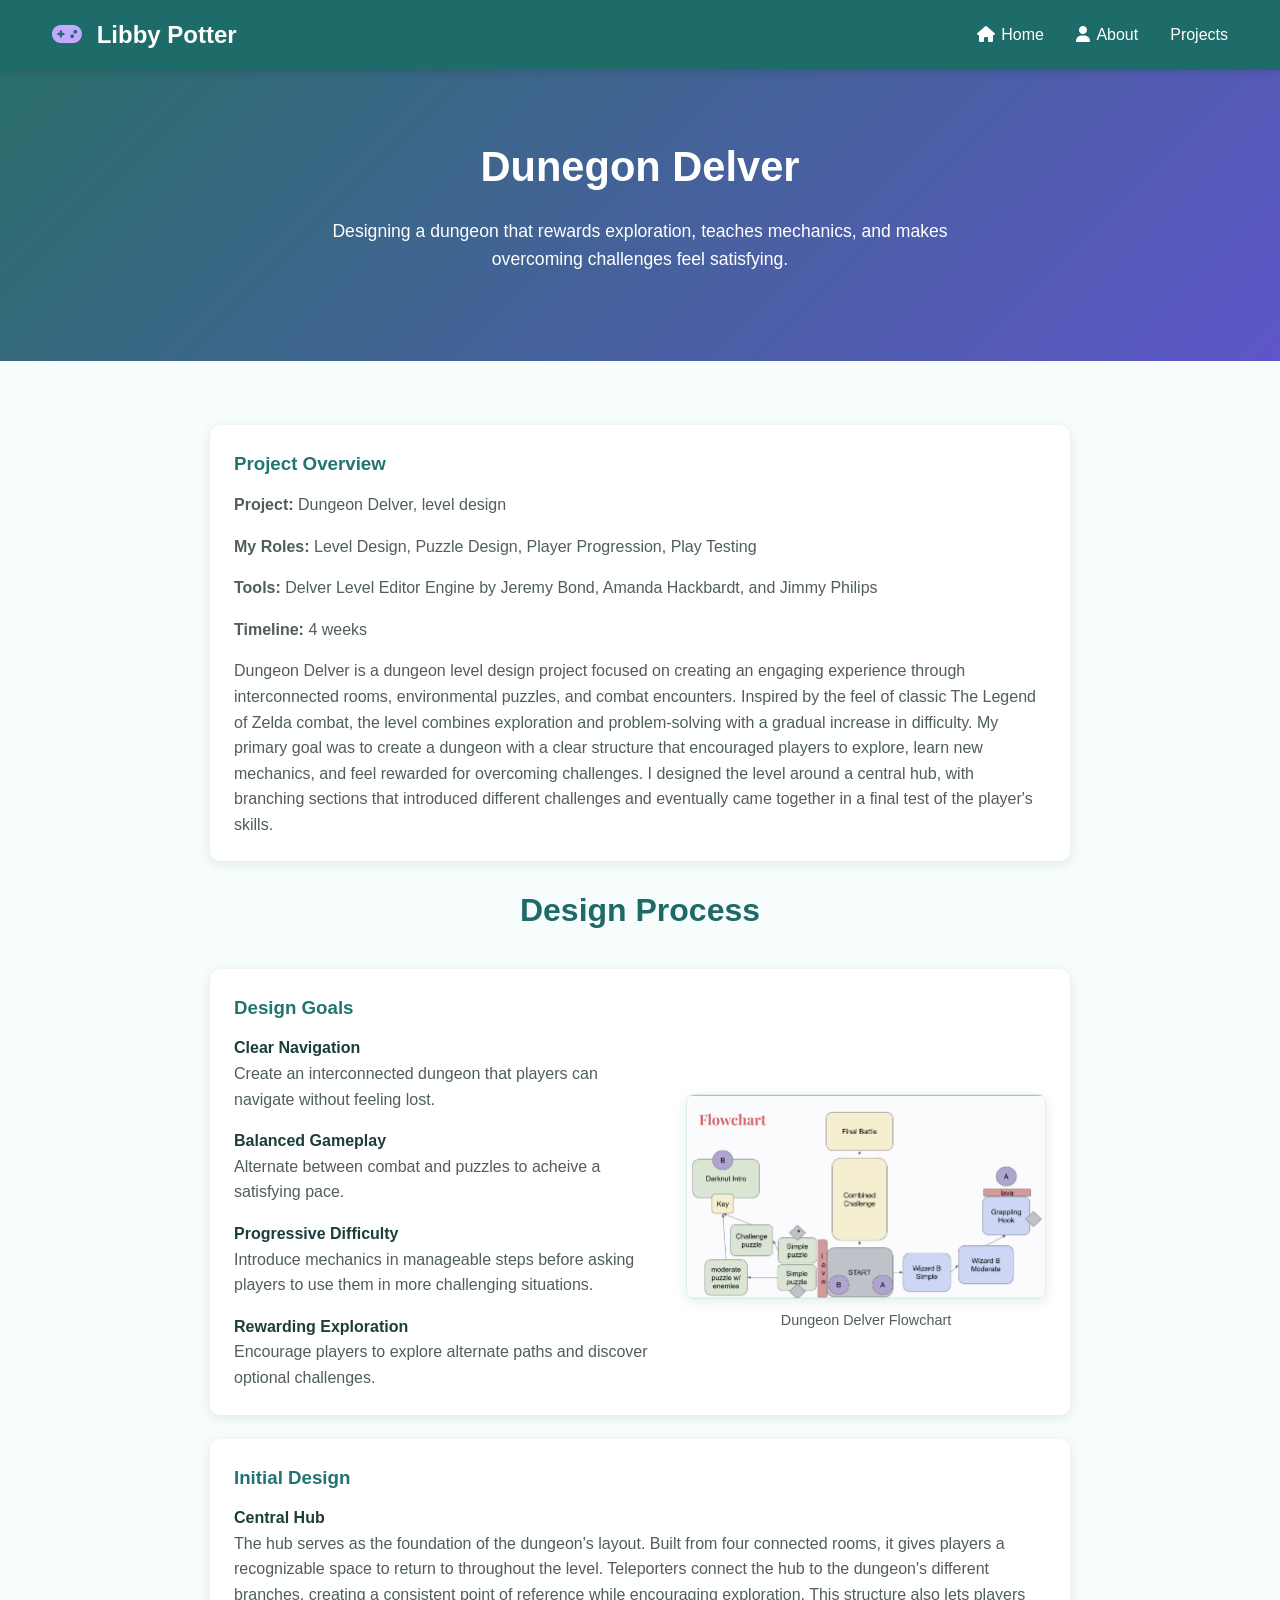
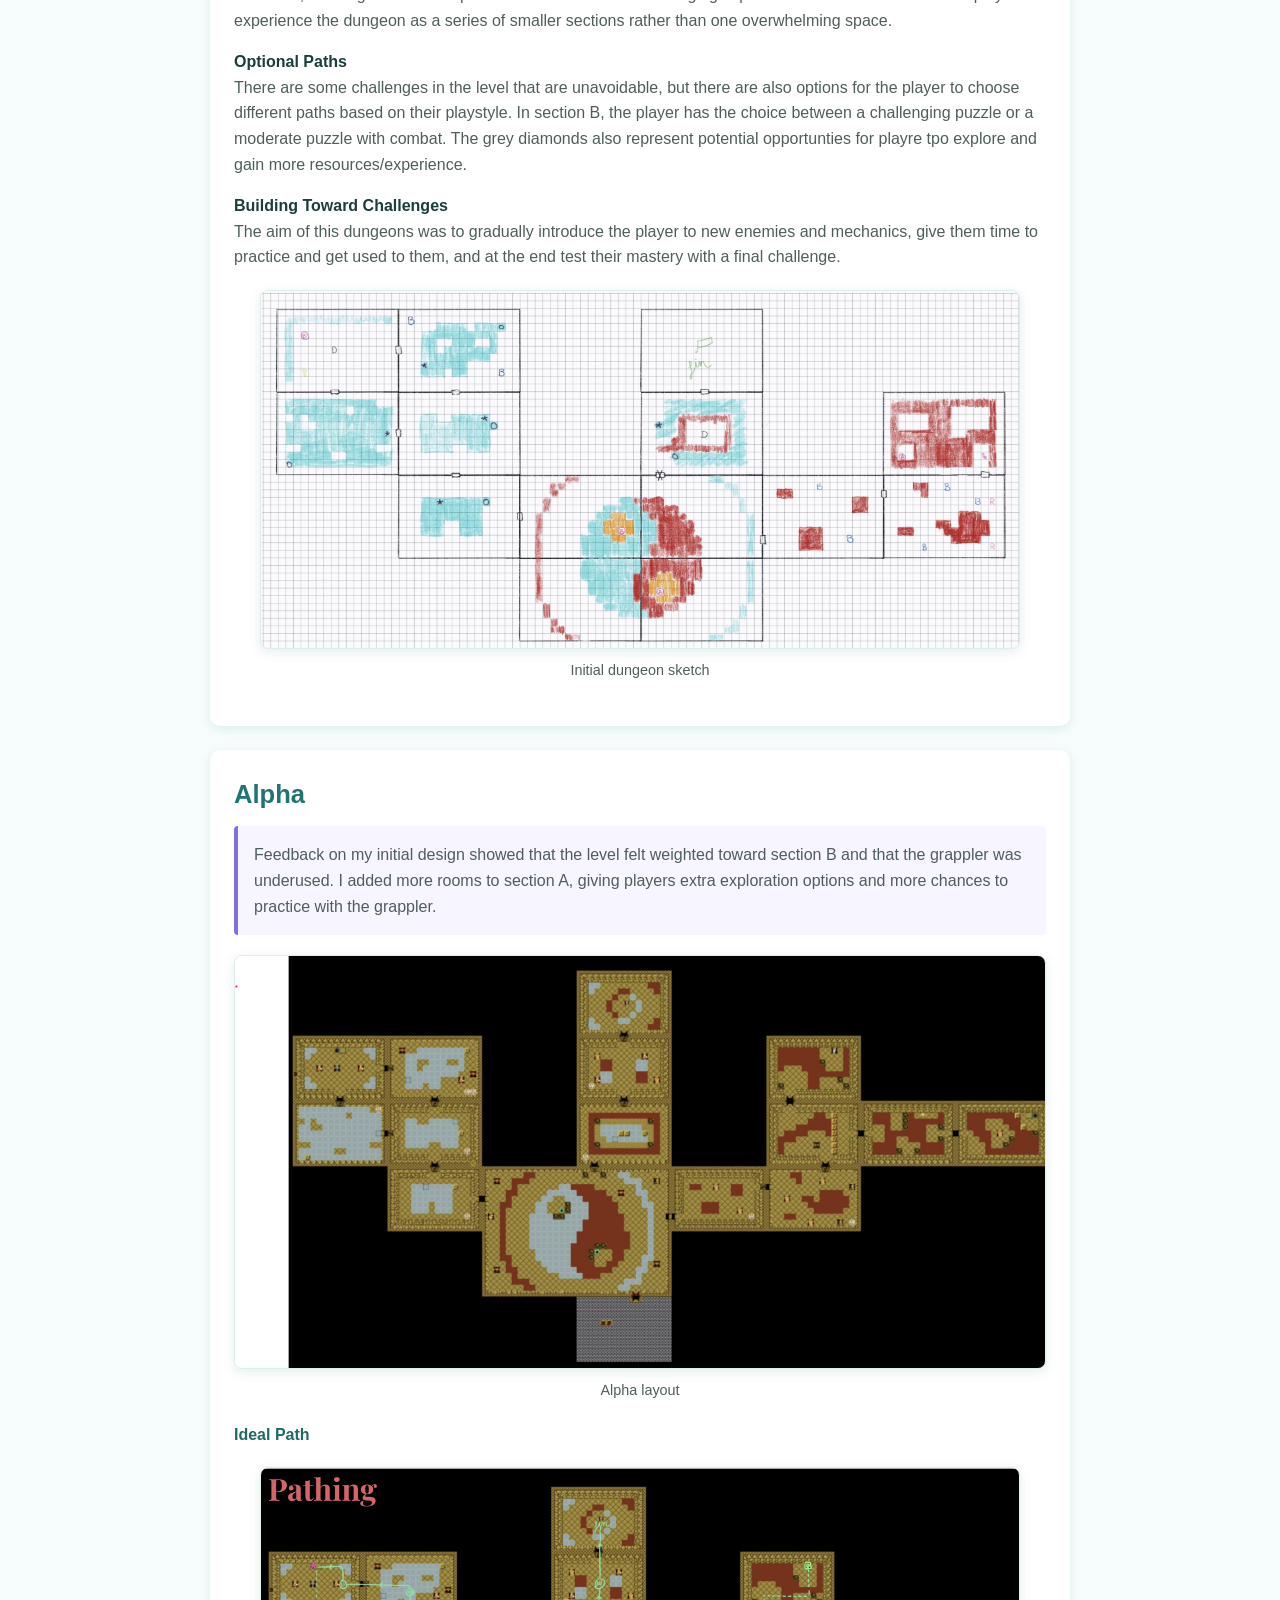
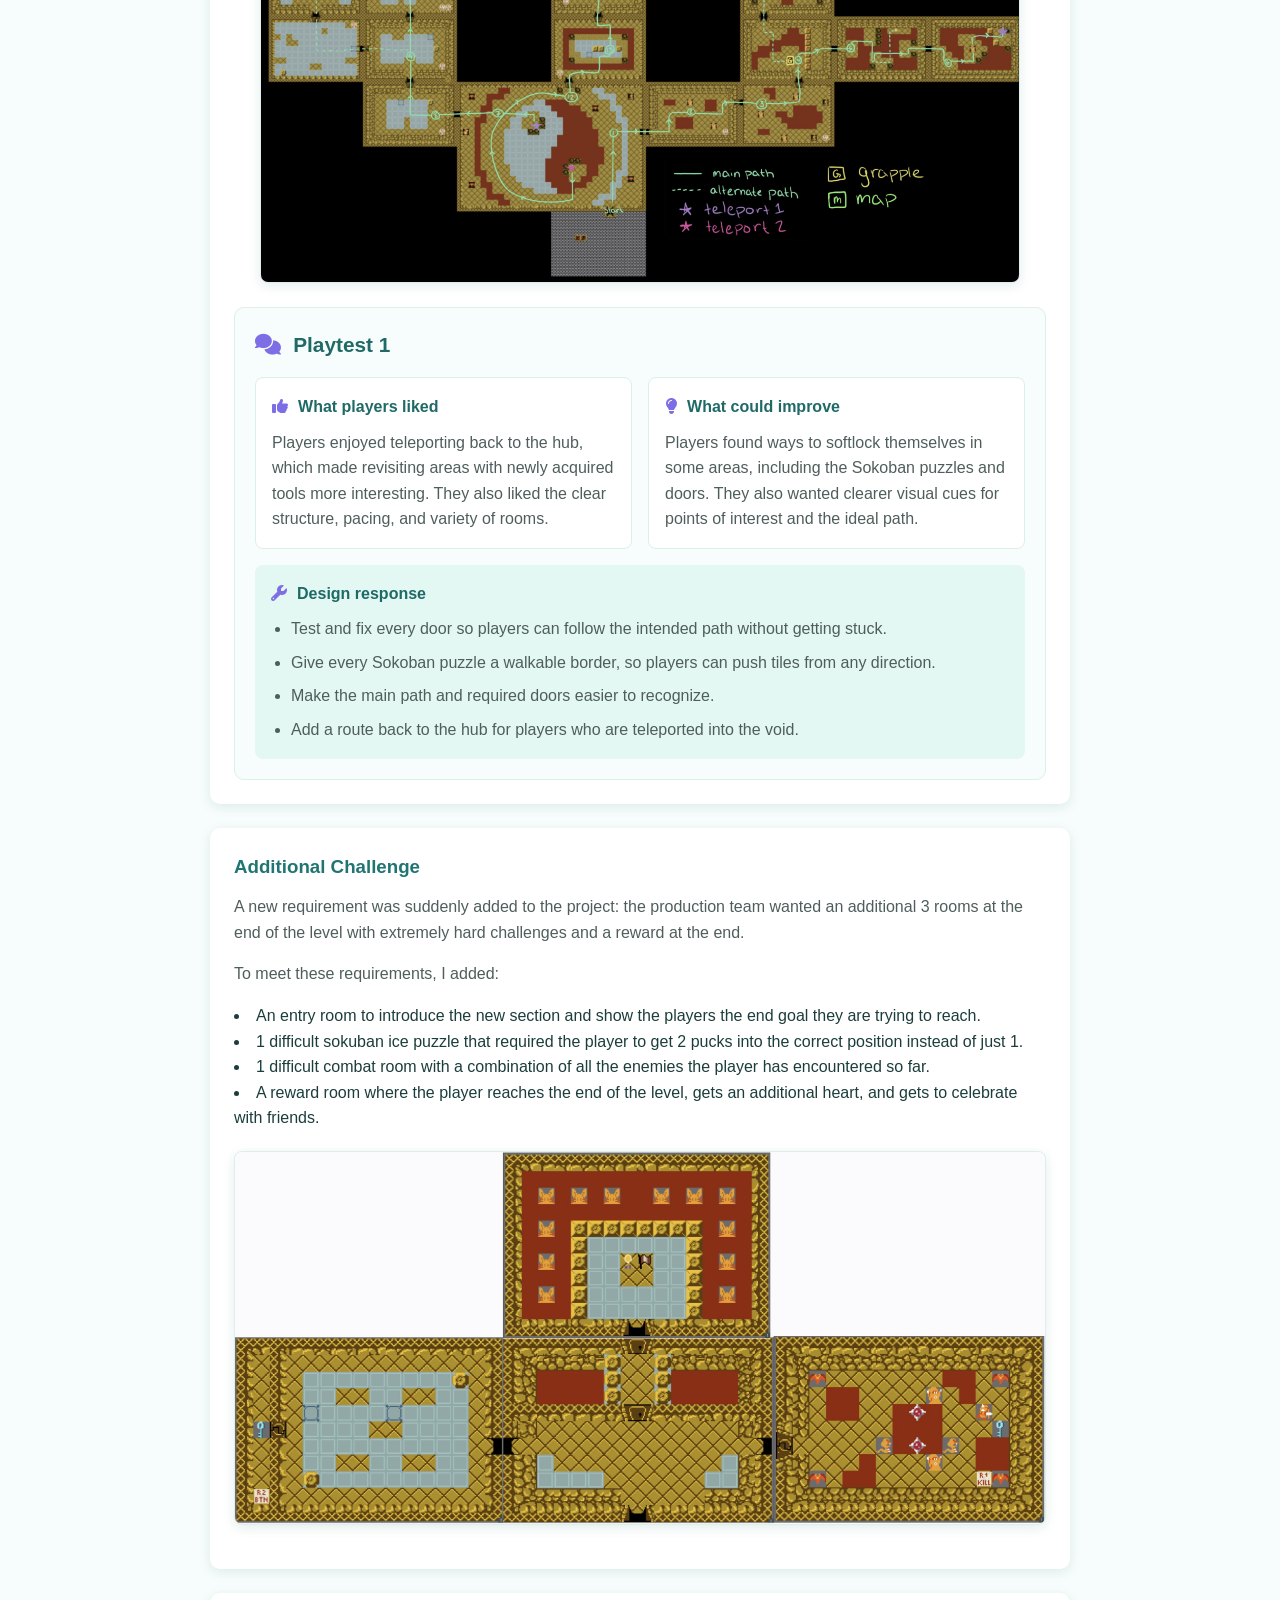
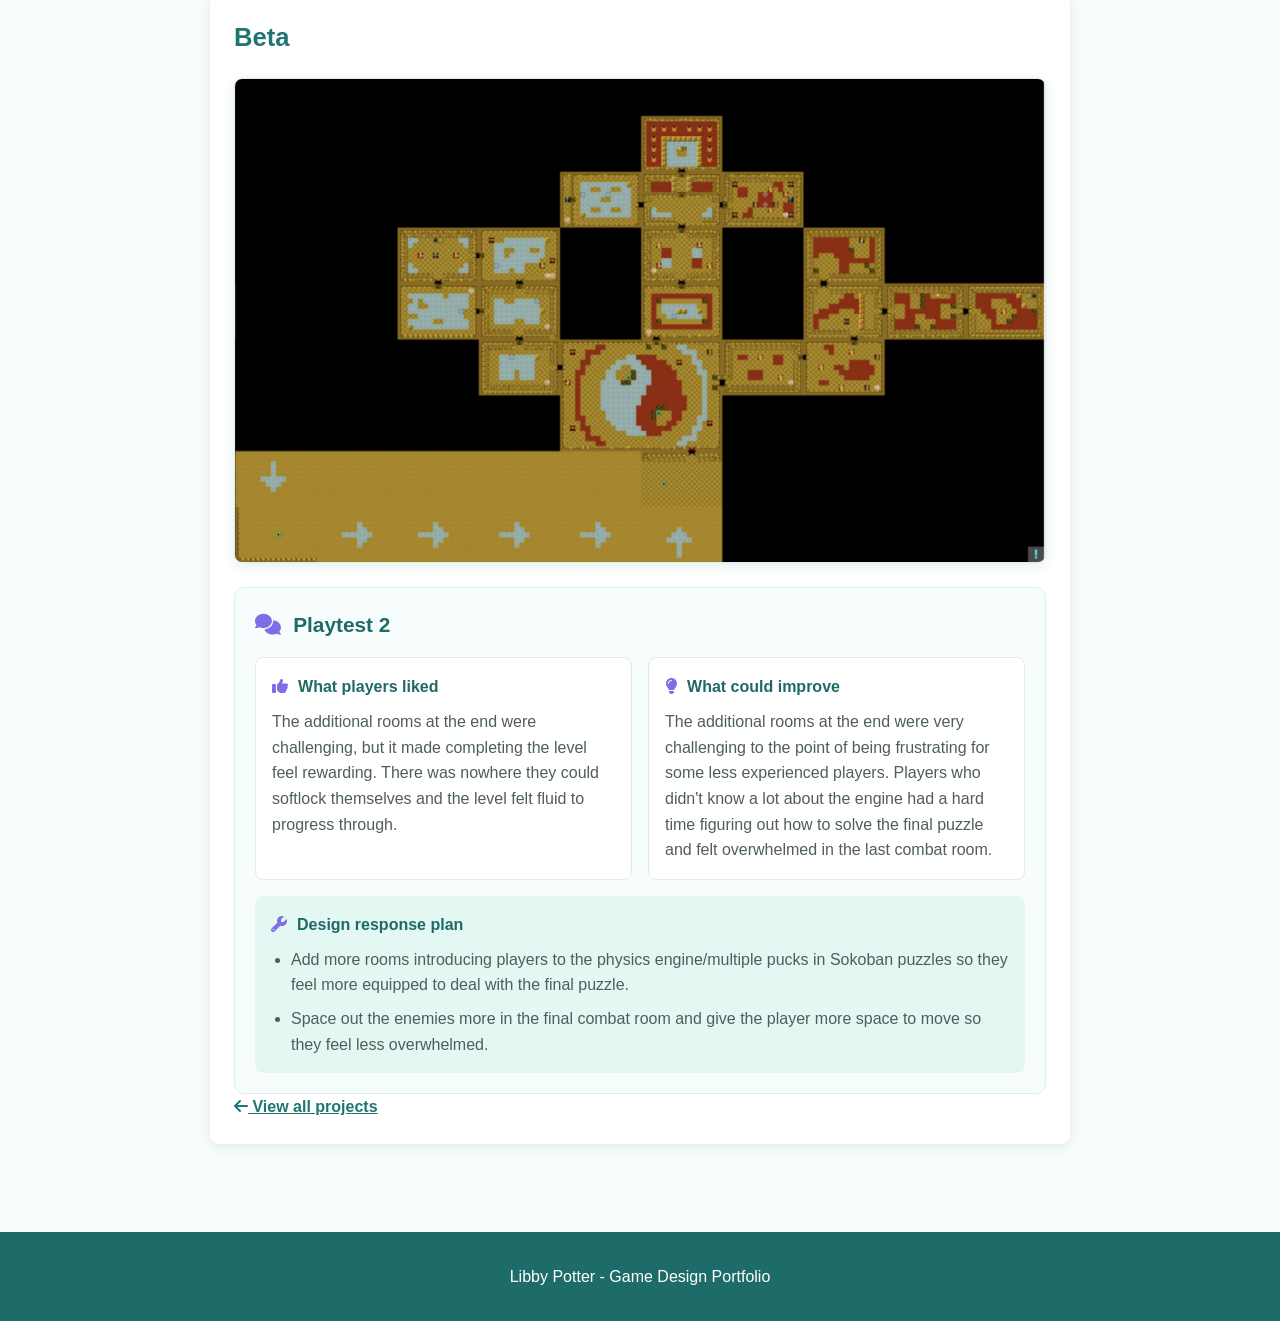
<file: dungeon-delver.html>
<!DOCTYPE html>
<html lang="en">
<head>
  <meta charset="UTF-8">
  <meta name="viewport" content="width=device-width, initial-scale=1.0">
  <title>Dungeon Delver - Level Design</title>
  <link rel="stylesheet" href="https://cdnjs.cloudflare.com/ajax/libs/font-awesome/6.5.0/css/all.min.css" crossorigin="anonymous" referrerpolicy="no-referrer" />
  <link rel="stylesheet" href="style.css">
  <link rel="stylesheet" href="projects.css">
</head>
<body>
  <!-- Navigation Bar -->
  <nav class="navbar">
    <div class="container">
      <h1 class="logo"><a href="index.html"><i class="fa-solid fa-gamepad"></i> Libby Potter</a></h1>
      <ul class="nav-links">
        <li><a href="index.html"><i class="fa-solid fa-home"></i>Home</a></li>
        <li><a href="index.html#bio"><i class="fa-solid fa-user"></i>About</a></li>
        <li><a href="index.html#projects">Projects</a></li>
      </ul>
    </div>
  </nav>

  <!-- Project Introduction -->
  <section class="project-detail-hero">
    <div class="container">
      <h2>Dunegon Delver</h2>
      <p>Designing a dungeon that rewards exploration, teaches mechanics, and makes overcoming challenges feel satisfying.</p>
    </div>
  </section>

  <!-- Project Details -->
  <main class="project-detail-section">
    <div class="container">
      <div class="project-detail-card">
        <h3>Project Overview</h3>
        <p><strong>Project:</strong> Dungeon Delver, level design</p>
        <p><strong>My Roles:</strong> Level Design, Puzzle Design, Player Progression, Play Testing</p>
        <p><strong>Tools:</strong> Delver Level Editor Engine by Jeremy Bond, Amanda Hackbardt, and Jimmy Philips</p>
        <p><strong>Timeline:</strong> 4 weeks</p>
        <p>Dungeon Delver is a dungeon level design project focused on creating an engaging experience through interconnected rooms, environmental puzzles, and combat encounters. Inspired by the feel of classic The Legend of Zelda combat, the level combines exploration and problem-solving with a gradual increase in difficulty.
        My primary goal was to create a dungeon with a clear structure that encouraged players to explore, learn new mechanics, and feel rewarded for overcoming challenges. I designed the level around a central hub, with branching sections that introduced different challenges and eventually came together in a final test of the player's skills.
        </p>
      </div>

      <h2>Design Process</h2>
      <div class="project-detail-card">
        <h3>Design Goals</h3>
        <div class="design-goals-content">
          <div class="design-goals-copy">
            <h4>Clear Navigation</h4>
            <p>Create an interconnected dungeon that players can navigate without feeling lost.</p>
            <h4>Balanced Gameplay</h4>
            <p>Alternate between combat and puzzles to acheive a satisfying pace.</p>
            <h4>Progressive Difficulty</h4>
            <p>Introduce mechanics in manageable steps before asking players to use them in more challenging situations.</p>
            <h4>Rewarding Exploration</h4>
            <p>Encourage players to explore alternate paths and discover optional challenges.</p>
          </div>
          <figure class="project-figure project-figure-dd-flowchart">
            <img src="img/DD/DDFlowchart.jpg" alt="Flowchart outlining the Dungeon Delver level progression">
            <figcaption>Dungeon Delver Flowchart</figcaption>
          </figure>
        </div>
      </div>
      <div class="project-detail-card">
        <h3>Initial Design</h3>
          <h4>Central Hub</h4>
          <p>The hub serves as the foundation of the dungeon's layout. Built from four connected rooms, it gives players a recognizable space to return to throughout the level. Teleporters connect the hub to the dungeon's different branches, creating a consistent point of reference while encouraging exploration.
          This structure also lets players experience the dungeon as a series of smaller sections rather than one overwhelming space.</p>
          <h4>Optional Paths</h4>
          <p>There are some challenges in the level that are unavoidable, but there are also options for the player to choose different paths based on their playstyle. In section B, the player has the choice between a challenging puzzle or a moderate puzzle with combat. The grey diamonds also represent potential opportunties for playre tpo explore and gain more resources/experience.</p>
          <h4>Building Toward Challenges</h4>
          <p>The aim of this dungeons was to gradually introduce the player to new enemies and mechanics, give them time to practice and get used to them, and at the end test their mastery with a final challenge.</p>
          <figure class="project-figure project-figure-dd-sketch">
            <img src="img/DD/DDSketch.jpg" alt="Initial hand-drawn sketch of the Dungeon Delver layout">
            <figcaption>Initial dungeon sketch</figcaption>
          </figure>
      </div>

      <div class="project-detail-card alpha-section">
        <div class="alpha-heading">
          <h3>Alpha</h3>
        </div>
        <p class="alpha-summary">Feedback on my initial design showed that the level felt weighted toward section B and that the grappler was underused. I added more rooms to section A, giving players extra exploration options and more chances to practice with the grappler.</p>
        <figure class="project-figure project-figure-dd-layout">
          <img src="img/DD/DDAlpha.jpg" alt="Alpha version of the Dungeon Delver layout">
          <figcaption>Alpha layout</figcaption>
        </figure>
        <h4>Ideal Path</h4>
        <figure class="project-figure project-figure-dd-pathing">
          <img src="img/DD/DDPathing1.jpg" alt="Dungeon Delver map showing the ideal player path">
        </figure>
        <div class="alpha-playtest">
          <h4 class="alpha-playtest-title"><i class="fa-solid fa-comments" aria-hidden="true"></i> Playtest 1</h4>
          <div class="alpha-feedback">
            <div class="alpha-feedback-card alpha-positive">
              <h5><i class="fa-solid fa-thumbs-up" aria-hidden="true"></i> What players liked</h5>
              <p>Players enjoyed teleporting back to the hub, which made revisiting areas with newly acquired tools more interesting. They also liked the clear structure, pacing, and variety of rooms.</p>
            </div>
            <div class="alpha-feedback-card alpha-critique">
              <h5><i class="fa-solid fa-lightbulb" aria-hidden="true"></i> What could improve</h5>
              <p>Players found ways to softlock themselves in some areas, including the Sokoban puzzles and doors. They also wanted clearer visual cues for points of interest and the ideal path.</p>
            </div>
          </div>
          <div class="alpha-response">
            <h5><i class="fa-solid fa-wrench" aria-hidden="true"></i> Design response</h5>
            <ul>
              <li>Test and fix every door so players can follow the intended path without getting stuck.</li>
              <li>Give every Sokoban puzzle a walkable border, so players can push tiles from any direction.</li>
              <li>Make the main path and required doors easier to recognize.</li>
              <li>Add a route back to the hub for players who are teleported into the void.</li>
            </ul>
          </div>
        </div>
      </div>

      <div class="project-detail-card">
        <h3>Additional Challenge</h3>
        <p>A new requirement was suddenly added to the project: the production team wanted an additional 3 rooms at the end of the level with extremely hard challenges and a reward at the end.</p>
        <p>To meet these requirements, I added:</p>
        <li>An entry room to introduce the new section and show the players the end goal they are trying to reach.</li>
        <li>1 difficult sokuban ice puzzle that required the player to get 2 pucks into the correct position instead of just 1.</li>
        <li>1 difficult combat room with a combination of all the enemies the player has encountered so far.</li>
        <li>A reward room where the player reaches the end of the level, gets an additional heart, and gets to celebrate with friends.</li>
        <figure class="project-figure project-figure-dd-challenge">
          <img src="img/DD/DDAdditionalChallenge.jpg" alt="Dungeon Delver's additional challenge rooms and reward area">
        </figure>
      </div>

      <div class="project-detail-card">
        <div class="alpha-heading">
          <h3>Beta</h3>
        </div>
        <figure class="project-figure project-figure-dd-layout">
          <img src="img/DD/DDBeta.jpg" alt="Beta version of the Dungeon Delver layout">
        </figure>
          <div class="alpha-playtest">
          <h4 class="alpha-playtest-title"><i class="fa-solid fa-comments" aria-hidden="true"></i> Playtest 2</h4>
          <div class="alpha-feedback">
            <div class="alpha-feedback-card alpha-positive">
              <h5><i class="fa-solid fa-thumbs-up" aria-hidden="true"></i> What players liked</h5>
              <p>The additional rooms at the end were challenging, but it made completing the level feel rewarding. There was nowhere they could softlock themselves and the level felt fluid to progress through.</p>
            </div>
            <div class="alpha-feedback-card alpha-critique">
              <h5><i class="fa-solid fa-lightbulb" aria-hidden="true"></i> What could improve</h5>
              <p>The additional rooms at the end were very challenging to the point of being frustrating for some less experienced players. Players who didn't know a lot about the engine had a hard time figuring out how to solve the final puzzle and felt overwhelmed in the last combat room.</p>
            </div>
          </div>
          <div class="alpha-response">
            <h5><i class="fa-solid fa-wrench" aria-hidden="true"></i> Design response plan</h5>
            <ul>
              <li>Add more rooms introducing players to the physics engine/multiple pucks in Sokoban puzzles so they feel more equipped to deal with the final puzzle.</li>
              <li>Space out the enemies more in the final combat room and give the player more space to move so they feel less overwhelmed.</li>
            </ul>
          </div>
      </div>
      <a href="index.html#projects" class="back-to-projects"><i class="fa-solid fa-arrow-left"></i> View all projects</a>
    </div>
  </main>

  <!-- Footer -->
  <footer class="footer">
    <div class="container">
      <p>Libby Potter - Game Design Portfolio</p>
    </div>
  </footer>
</body>
</html>
</file>
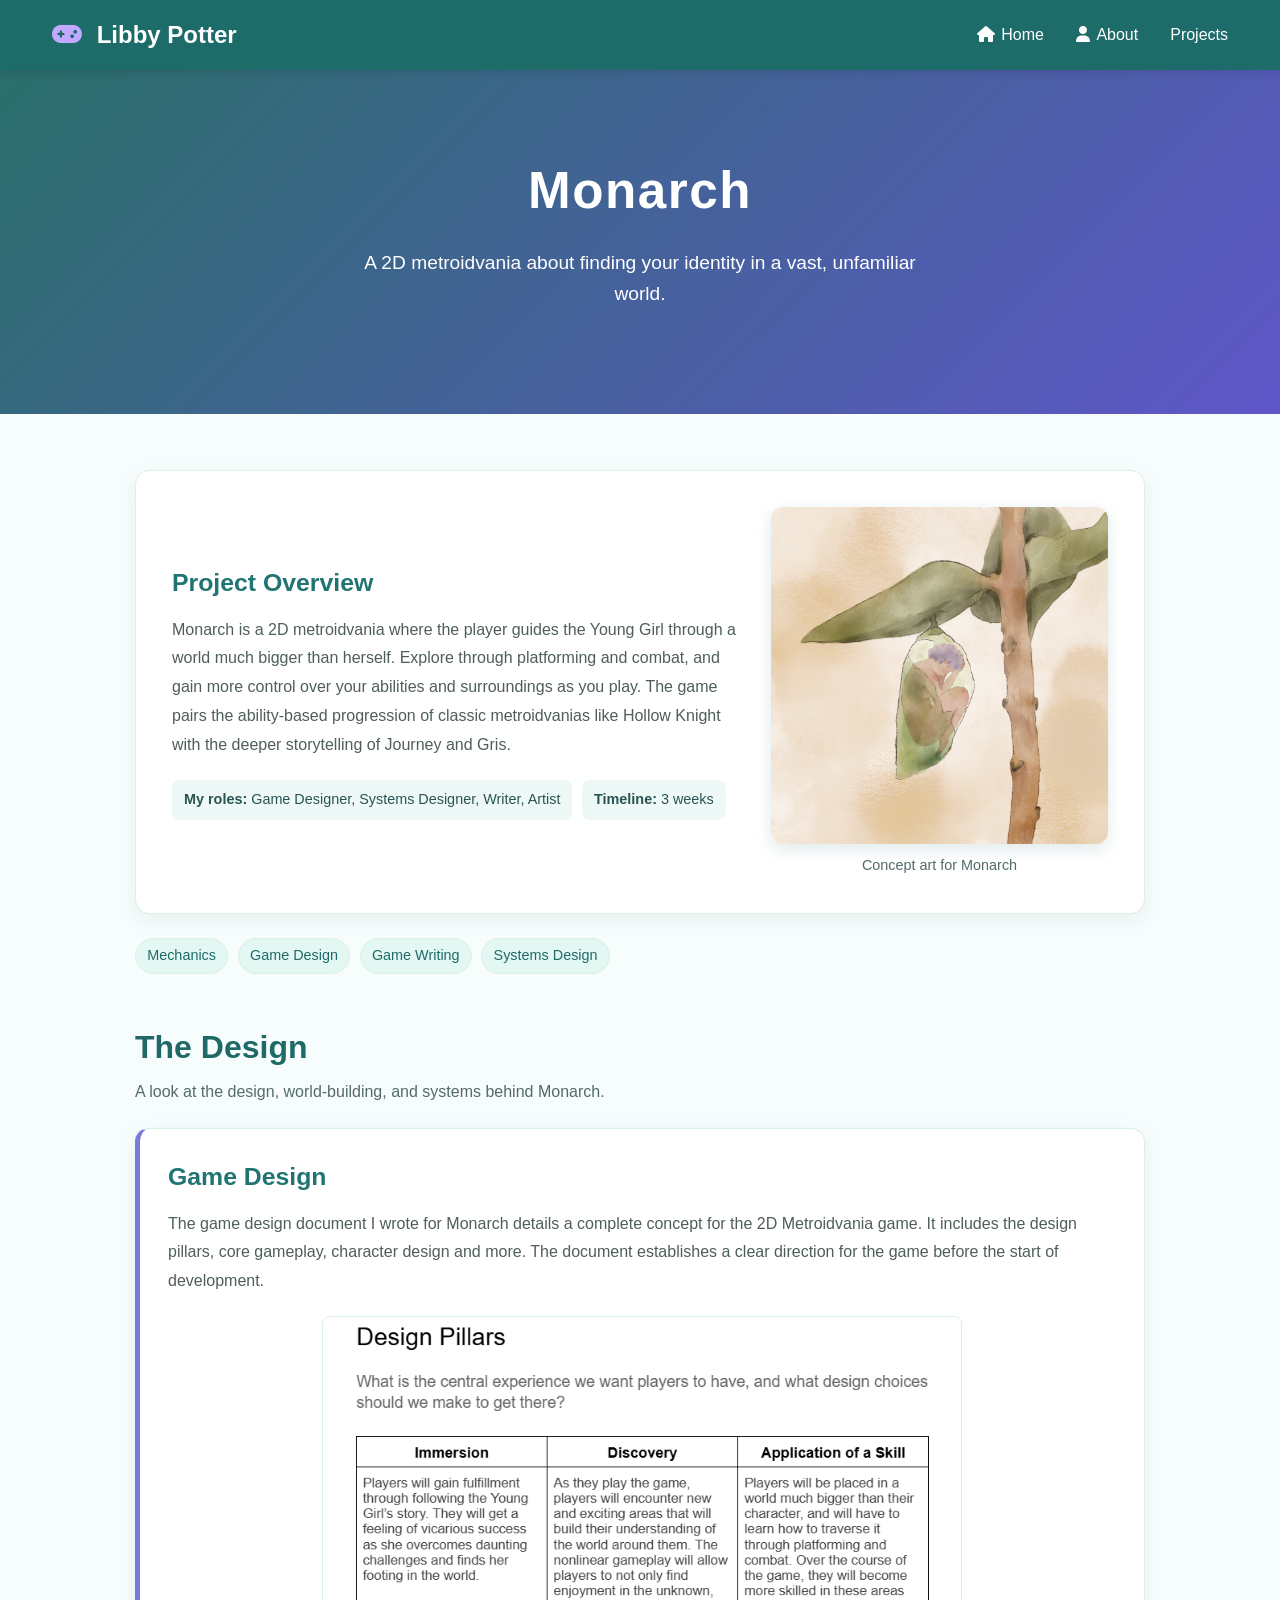
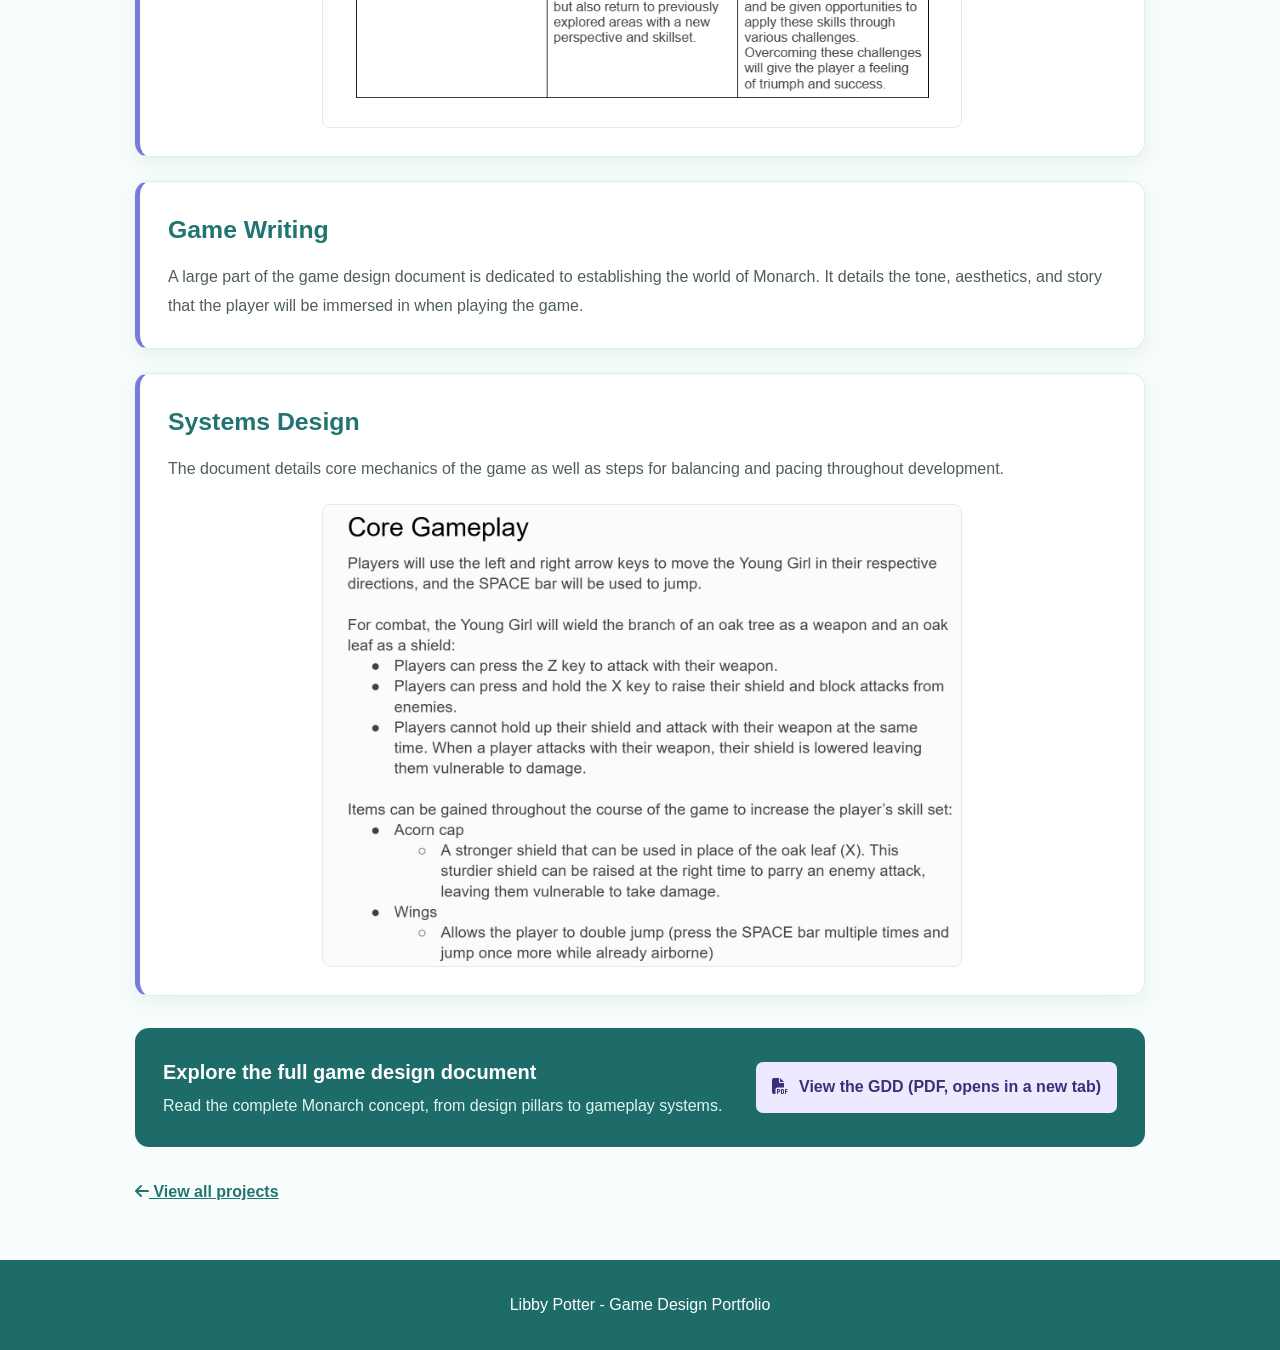
<file: monarch.html>
<!DOCTYPE html>
<html lang="en">
<head>
  <meta charset="UTF-8">
  <meta name="viewport" content="width=device-width, initial-scale=1.0">
  <title>Monarch - Libby Potter</title>
  <link rel="stylesheet" href="https://cdnjs.cloudflare.com/ajax/libs/font-awesome/6.5.0/css/all.min.css" crossorigin="anonymous" referrerpolicy="no-referrer" />
  <link rel="stylesheet" href="style.css">
  <link rel="stylesheet" href="projects.css">
</head>
<body class="monarch-page">
  <!-- Navigation Bar -->
  <nav class="navbar">
    <div class="container">
      <h1 class="logo"><a href="index.html"><i class="fa-solid fa-gamepad"></i> Libby Potter</a></h1>
      <ul class="nav-links">
        <li><a href="index.html"><i class="fa-solid fa-home"></i>Home</a></li>
        <li><a href="index.html#bio"><i class="fa-solid fa-user"></i>About</a></li>
        <li><a href="index.html#projects">Projects</a></li>
      </ul>
    </div>
  </nav>

  <!-- Project Introduction -->
  <section class="project-detail-hero">
    <div class="container">
      <h2>Monarch</h2>
      <p>A 2D metroidvania about finding your identity in a vast, unfamiliar world.</p>
    </div>
  </section>

  <!-- Project Details -->
  <main class="project-detail-section">
    <div class="container">
      <section class="project-detail-card monarch-overview" aria-labelledby="monarch-overview-title">
        <div class="monarch-overview-copy">
          <h3 id="monarch-overview-title">Project Overview</h3>
          <p>Monarch is a 2D metroidvania where the player guides the Young Girl through a world much bigger than herself. Explore through platforming and combat, and gain more control over your abilities and surroundings as you play. The game pairs the ability-based progression of classic metroidvanias like Hollow Knight with the deeper storytelling of Journey and Gris.</p>
          <ul class="monarch-facts" aria-label="Project details">
            <li><strong>My roles:</strong> Game Designer, Systems Designer, Writer, Artist</li>
            <li><strong>Timeline:</strong> 3 weeks</li>
          </ul>
        </div>
        <figure class="monarch-overview-figure">
          <img src="img/Monarch/MonarchGamePic.png" alt="Watercolor concept art of a girl resting inside a large leaf">
          <figcaption>Concept art for Monarch</figcaption>
        </figure>
      </section>
      <ul class="project-tags" aria-label="Project topics">
        <li>Mechanics</li>
        <li>Game Design</li>
        <li>Game Writing</li>
        <li>Systems Design</li>
      </ul>

      <h2 class="monarch-section-heading">The Design</h2>
      <p class="monarch-section-intro">A look at the design, world-building, and systems behind Monarch.</p>
      <section class="project-detail-card monarch-contribution-card" aria-labelledby="monarch-design-title">
        <h3 id="monarch-design-title">Game Design</h3>
        <p>The game design document I wrote for Monarch details a complete concept for the 2D Metroidvania game. It includes the design pillars, core gameplay, character design and more. The document establishes a clear direction for the game before the start of development.</p>
        <figure class="monarch-document-figure">
          <img src="img/Monarch/MonarchDesignPillars.PNG" alt="Monarch design pillars: immersion, discovery, and applying a skill">
        </figure>
      </section>
      <section class="project-detail-card monarch-contribution-card" aria-labelledby="monarch-writing-title">
        <h3 id="monarch-writing-title">Game Writing</h3>
        <p>A large part of the game design document is dedicated to establishing the world of Monarch. It details the tone, aesthetics, and story that the player will be immersed in when playing the game.</p>
      </section>
      <section class="project-detail-card monarch-contribution-card" aria-labelledby="monarch-systems-title">
        <h3 id="monarch-systems-title">Systems Design</h3>
        <p>The document details core mechanics of the game as well as steps for balancing and pacing throughout development.</p>
        <figure class="monarch-document-figure">
          <img src="img/Monarch/MonarchSystems.jpg" alt="Monarch game design document outlining the core gameplay and combat systems">
        </figure>
      </section>
      <aside class="monarch-document-card">
        <div>
          <h3>Explore the full game design document</h3>
          <p>Read the complete Monarch concept, from design pillars to gameplay systems.</p>
        </div>
        <a href="img/Monarch/MonarchGDD.pdf" target="_blank" rel="noopener">
          <i class="fa-solid fa-file-pdf" aria-hidden="true"></i> View the GDD (PDF, opens in a new tab)
        </a>
      </aside>
      <a href="index.html#projects" class="back-to-projects"><i class="fa-solid fa-arrow-left"></i> View all projects</a>
    </div>
  </main>

  <!-- Footer -->
  <footer class="footer">
    <div class="container">
      <p>Libby Potter - Game Design Portfolio</p>
    </div>
  </footer>
</body>
</html>
</file>
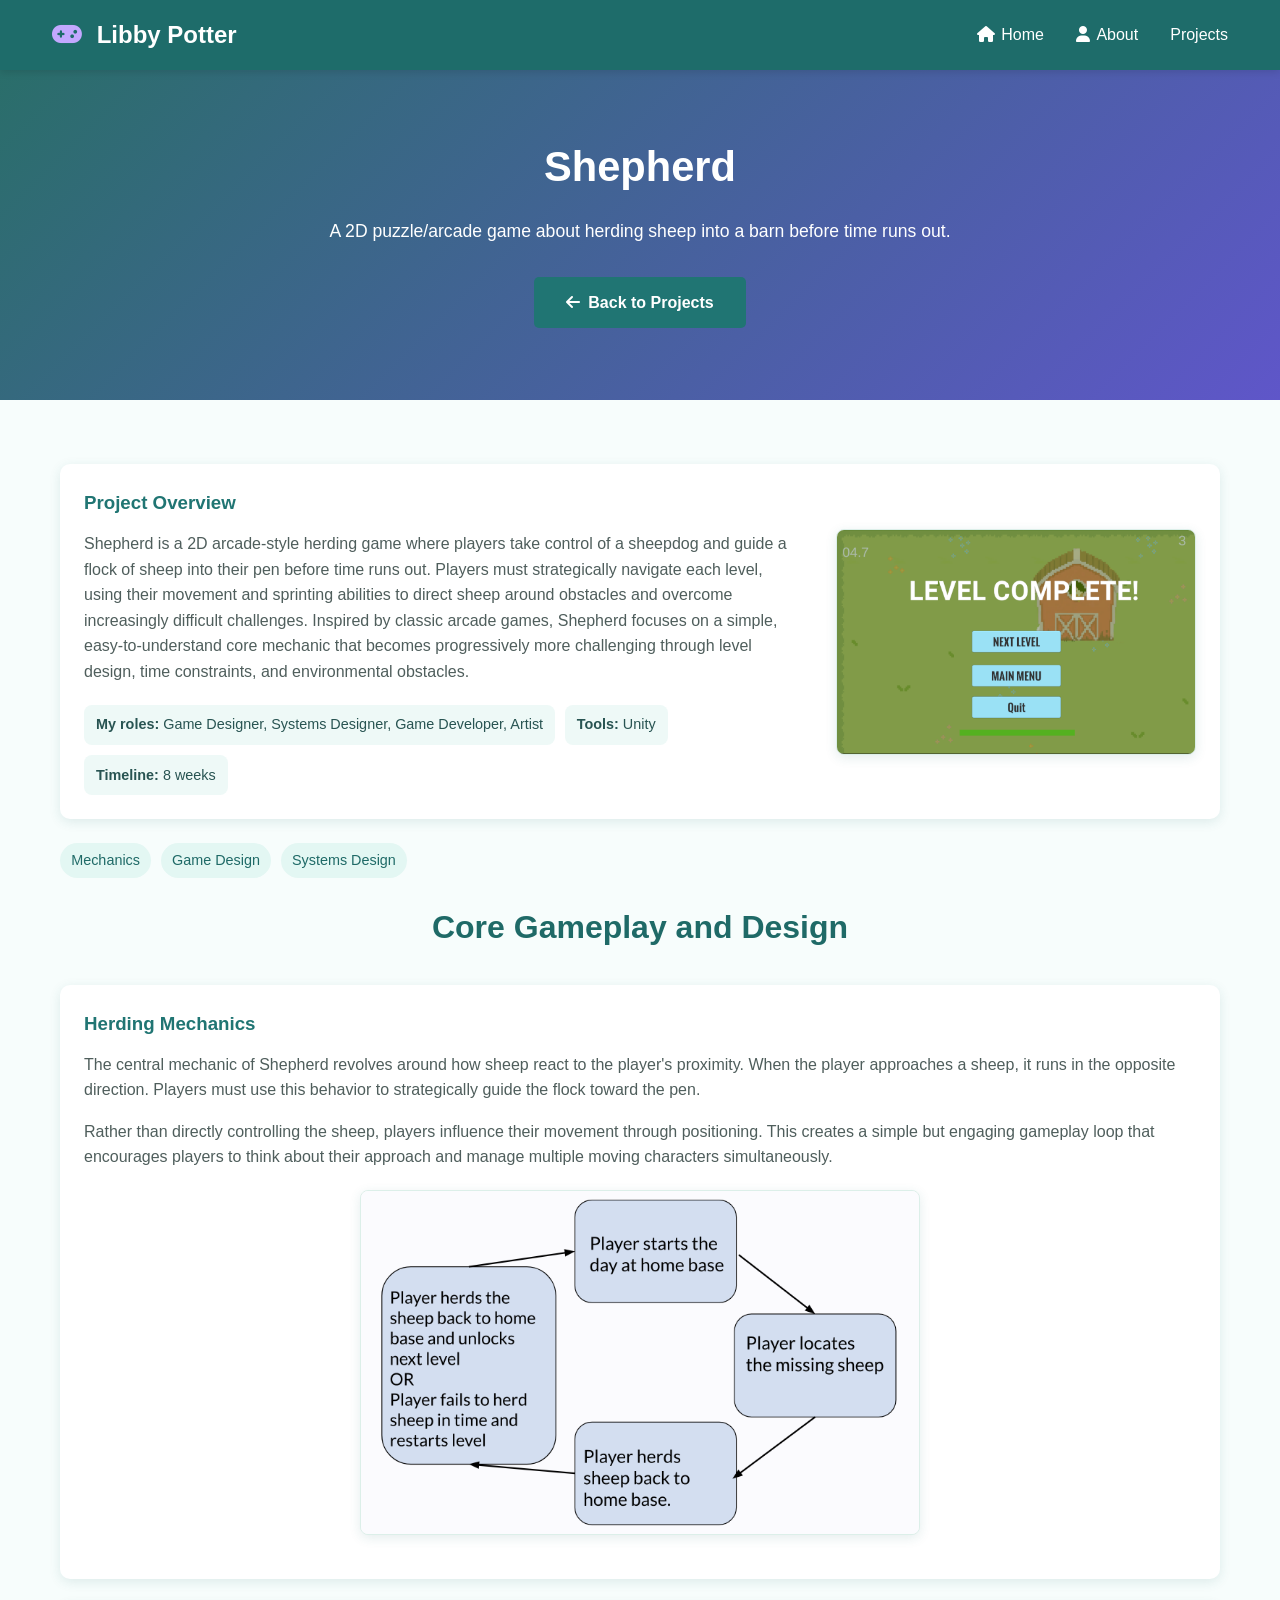
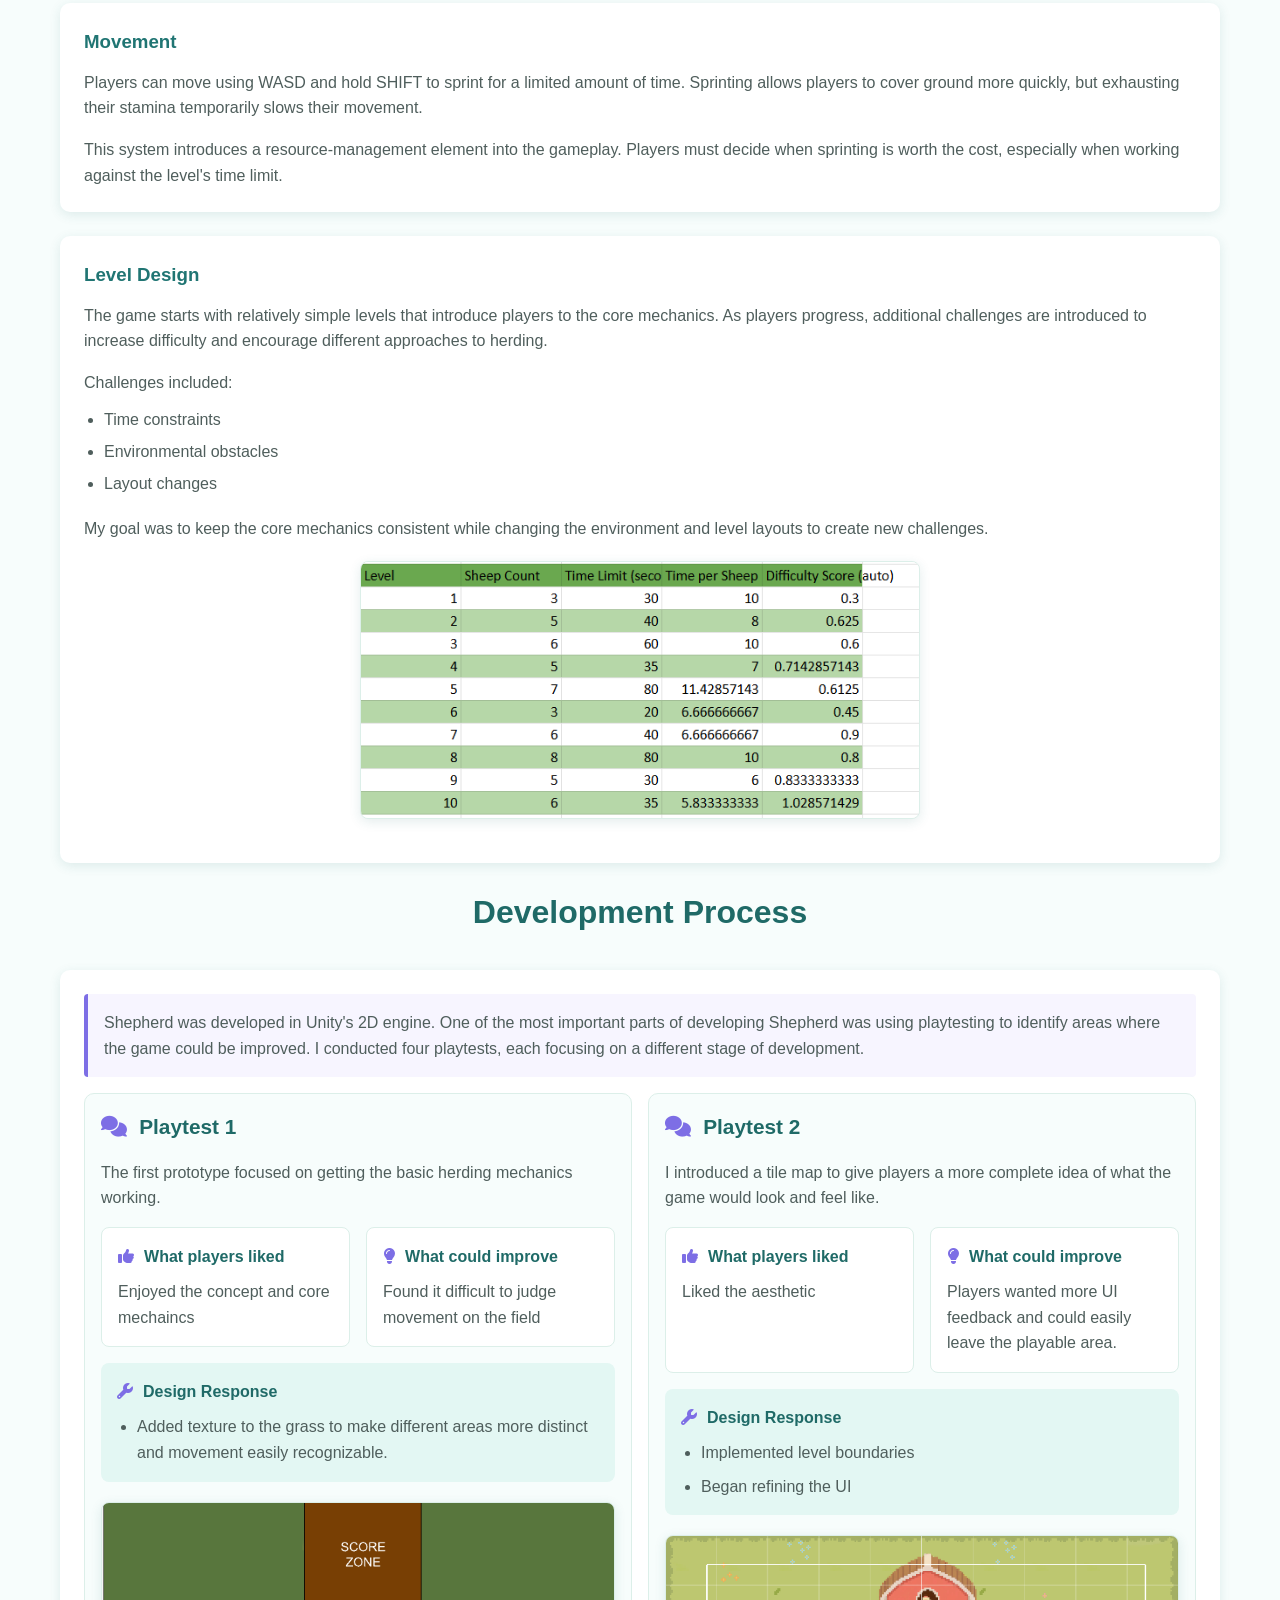
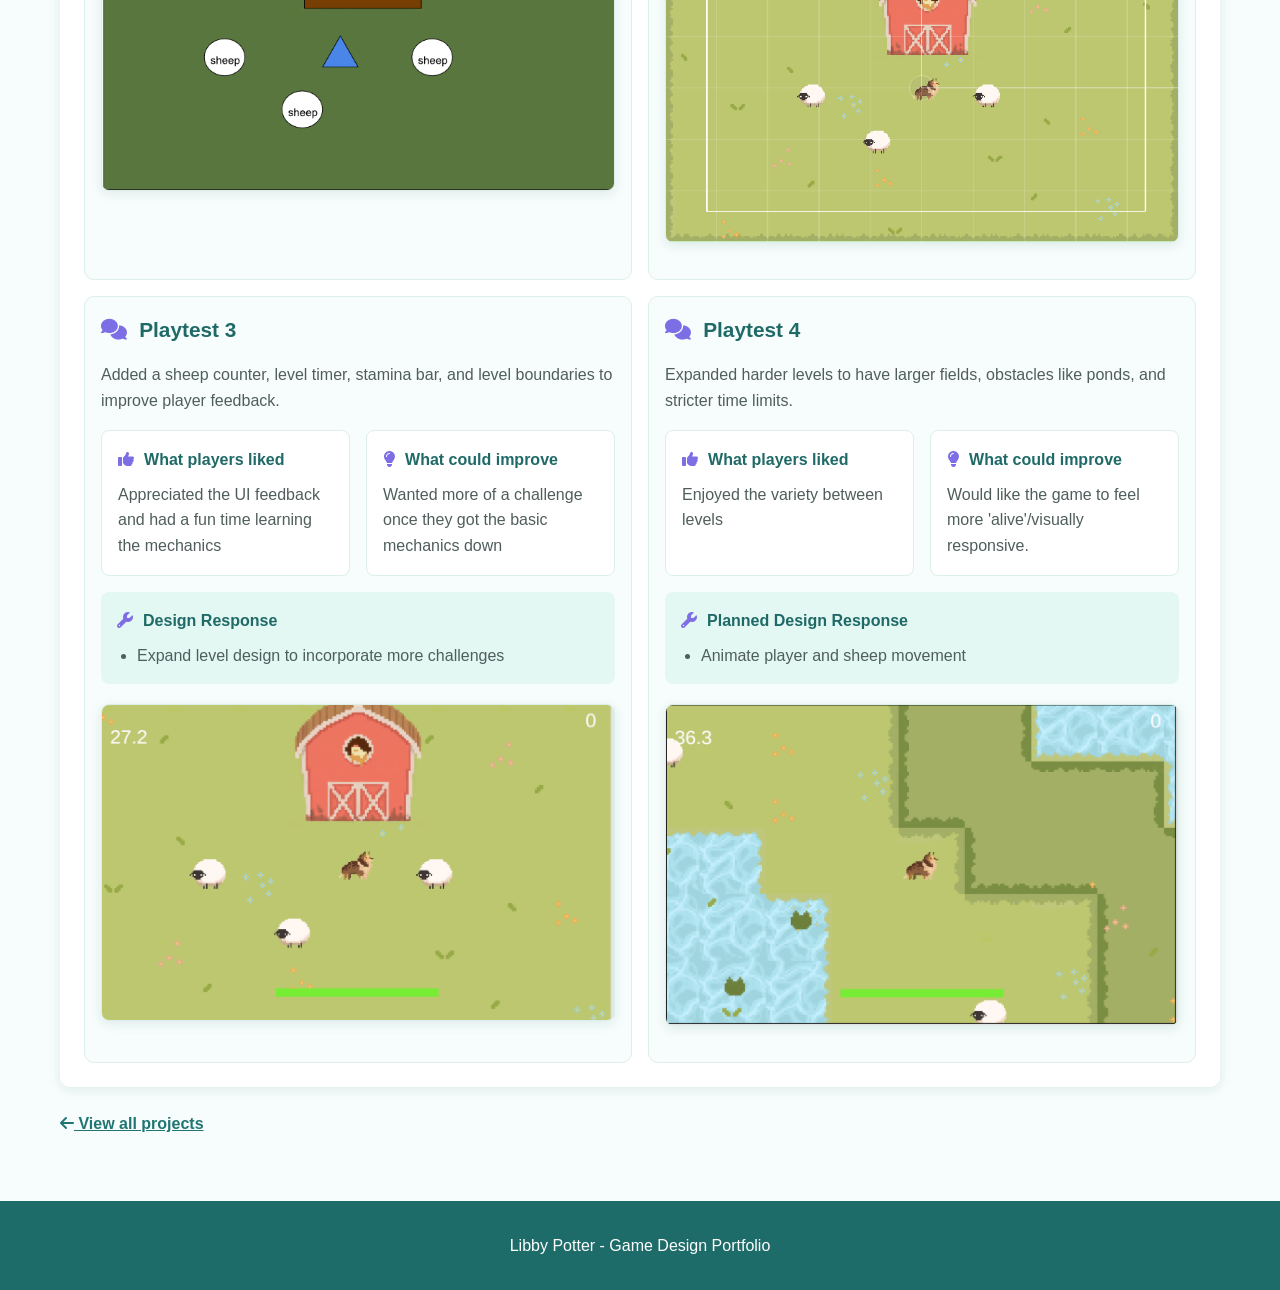
<file: shepherd.html>
<!DOCTYPE html>
<html lang="en">
<head>
  <meta charset="UTF-8">
  <meta name="viewport" content="width=device-width, initial-scale=1.0">
  <title>Shepherd - Libby Potter</title>
  <link rel="stylesheet" href="https://cdnjs.cloudflare.com/ajax/libs/font-awesome/6.5.0/css/all.min.css" crossorigin="anonymous" referrerpolicy="no-referrer" />
  <link rel="stylesheet" href="style.css">
  <link rel="stylesheet" href="projects.css">
</head>
<body class="shepherd-page">
  <!-- Navigation Bar -->
  <nav class="navbar">
    <div class="container">
      <h1 class="logo"><a href="index.html"><i class="fa-solid fa-gamepad"></i> Libby Potter</a></h1>
      <ul class="nav-links">
        <li><a href="index.html"><i class="fa-solid fa-home"></i>Home</a></li>
        <li><a href="index.html#bio"><i class="fa-solid fa-user"></i>About</a></li>
        <li><a href="index.html#projects">Projects</a></li>
      </ul>
    </div>
  </nav>

  <!-- Project Introduction -->
  <section class="project-detail-hero">
    <div class="container">
      <h2>Shepherd</h2>
      <p>A 2D puzzle/arcade game about herding sheep into a barn before time runs out.</p>
      <a href="index.html#projects" class="btn"><i class="fa-solid fa-arrow-left"></i>Back to Projects</a>
    </div>
  </section>

    <!-- Project Details -->
  <main class="project-detail-section">
    <div class="container">
      <section class="project-detail-card monarch-overview shepherd-overview" aria-labelledby="monarch-overview-title">
        <div class="monarch-overview-copy">
          <h3 id="monarch-overview-title">Project Overview</h3>
          <p>Shepherd is a 2D arcade-style herding game where players take control of a sheepdog and guide a flock of sheep into their pen before time runs out. Players must strategically navigate each level, using their movement and sprinting abilities to direct sheep around obstacles and overcome increasingly difficult challenges.
          Inspired by classic arcade games, Shepherd focuses on a simple, easy-to-understand core mechanic that becomes progressively more challenging through level design, time constraints, and environmental obstacles.</p>
          <ul class="monarch-facts" aria-label="Project details">
            <li><strong>My roles:</strong> Game Designer, Systems Designer, Game Developer, Artist</li>
            <li><strong>Tools:</strong> Unity</li>
            <li><strong>Timeline:</strong> 8 weeks</li>
          </ul>
        </div>
        <figure class="project-figure shepherd-overview-figure">
          <img src="img/Shepherd/ShepherdLevelComplete.png" alt="Shepherd gameplay showing the level-complete screen">
        </figure>
      </section>
      <ul class="project-tags" aria-label="Project topics">
        <li>Mechanics</li>
        <li>Game Design</li>
        <li>Systems Design</li>
      </ul>

      <h2>Core Gameplay and Design</h2>
      <div class="project-detail-card">
        <h3>Herding Mechanics</h3>
        <p>The central mechanic of Shepherd revolves around how sheep react to the player's proximity. When the player approaches a sheep, it runs in the opposite direction. Players must use this behavior to strategically guide the flock toward the pen.</p>
        <p>Rather than directly controlling the sheep, players influence their movement through positioning. This creates a simple but engaging gameplay loop that encourages players to think about their approach and manage multiple moving characters simultaneously.</p>
        <figure class="project-figure shepherd-figure shepherd-game-loop">
          <img src="img/Shepherd/ShpherdGameLoop.png" alt="Flowchart showing Shepherd's core gameplay loop">
        </figure>
      </div>
      <div class="project-detail-card">
        <h3>Movement</h3>
        <p>Players can move using WASD and hold SHIFT to sprint for a limited amount of time. Sprinting allows players to cover ground more quickly, but exhausting their stamina temporarily slows their movement.</p>
        <p>This system introduces a resource-management element into the gameplay. Players must decide when sprinting is worth the cost, especially when working against the level's time limit.</p>
      </div>
      <div class="project-detail-card">
        <h3>Level Design</h3>
        <p>The game starts with relatively simple levels that introduce players to the core mechanics. As players progress, additional challenges are introduced to increase difficulty and encourage different approaches to herding.</p>
        <p>Challenges included:</p>
        <ul class="shepherd-challenge-list">
          <li>Time constraints</li>
          <li>Environmental obstacles</li>
          <li>Layout changes</li>
        </ul>
        <p>My goal was to keep the core mechanics consistent while changing the environment and level layouts to create new challenges.</p>
        <figure class="project-figure shepherd-figure shepherd-level-sheet">
          <img src="img/Shepherd/ShepherdSheet.png" alt="Level sheet showing Shepherd's planned level layouts">
        </figure>
      </div>

      <h2>Development Process</h2>
      <div class="project-detail-card alpha-section">
        <p class="alpha-summary">Shepherd was developed in Unity's 2D engine. One of the most important parts of developing Shepherd was using playtesting to identify areas where the game could be improved. I conducted four playtests, each focusing on a different stage of development.</p>
        <div class="alpha-playtest">
          <h4 class="alpha-playtest-title"><i class="fa-solid fa-comments" aria-hidden="true"></i> Playtest 1</h4>
          <p>The first prototype focused on getting the basic herding mechanics working.</p>
          <div class="alpha-feedback">
            <div class="alpha-feedback-card alpha-positive">
              <h5><i class="fa-solid fa-thumbs-up" aria-hidden="true"></i> What players liked</h5>
              <p>Enjoyed the concept and core mechaincs</p>
            </div>
            <div class="alpha-feedback-card alpha-critique">
              <h5><i class="fa-solid fa-lightbulb" aria-hidden="true"></i> What could improve</h5>
              <p>Found it difficult to judge movement on the field</p>
            </div>
          </div>
          <div class="alpha-response">
            <h5><i class="fa-solid fa-wrench" aria-hidden="true"></i> Design Response</h5>
            <ul>
              <li>Added texture to the grass to make different areas more distinct and movement easily recognizable.</li>
            </ul>
          </div>
          <figure class="project-figure shepherd-figure shepherd-playtest-figure">
            <img src="img/Shepherd/ShepherdPlaytest1.png" alt="Shepherd prototype from playtest 1">
          </figure>
        </div>
        <div class="alpha-playtest">
          <h4 class="alpha-playtest-title"><i class="fa-solid fa-comments" aria-hidden="true"></i> Playtest 2</h4>
          <p>I introduced a tile map to give players a more complete idea of what the game would look and feel like.</p>
          <div class="alpha-feedback">
            <div class="alpha-feedback-card alpha-positive">
              <h5><i class="fa-solid fa-thumbs-up" aria-hidden="true"></i> What players liked</h5>
              <p>Liked the aesthetic</p>
            </div>
            <div class="alpha-feedback-card alpha-critique">
              <h5><i class="fa-solid fa-lightbulb" aria-hidden="true"></i> What could improve</h5>
              <p>Players wanted more UI feedback and could easily leave the playable area.</p>
            </div>
          </div>
          <div class="alpha-response">
            <h5><i class="fa-solid fa-wrench" aria-hidden="true"></i> Design Response</h5>
            <ul>
              <li>Implemented level boundaries</li>
              <li>Began refining the UI</li>
            </ul>
          </div>
          <figure class="project-figure shepherd-figure shepherd-playtest-figure">
            <img src="img/Shepherd/ShepherdPlaytest2.png" alt="Shepherd prototype from playtest 2">
          </figure>
        </div>
        <div class="alpha-playtest">
          <h4 class="alpha-playtest-title"><i class="fa-solid fa-comments" aria-hidden="true"></i> Playtest 3</h4>
          <p>Added a sheep counter, level timer, stamina bar, and level boundaries to improve player feedback.</p>
          <div class="alpha-feedback">
            <div class="alpha-feedback-card alpha-positive">
              <h5><i class="fa-solid fa-thumbs-up" aria-hidden="true"></i> What players liked</h5>
              <p>Appreciated the UI feedback and had a fun time learning the mechanics</p>
            </div>
            <div class="alpha-feedback-card alpha-critique">
              <h5><i class="fa-solid fa-lightbulb" aria-hidden="true"></i> What could improve</h5>
              <p>Wanted more of a challenge once they got the basic mechanics down</p>
            </div>
          </div>
          <div class="alpha-response">
            <h5><i class="fa-solid fa-wrench" aria-hidden="true"></i> Design Response</h5>
            <ul>
              <li>Expand level design to incorporate more challenges</li>
            </ul>
          </div>
          <figure class="project-figure shepherd-figure shepherd-playtest-figure">
            <img src="img/Shepherd/ShepherdPlaytest3.png" alt="Shepherd prototype from playtest 3">
          </figure>
        </div>
        <div class="alpha-playtest">
          <h4 class="alpha-playtest-title"><i class="fa-solid fa-comments" aria-hidden="true"></i> Playtest 4</h4>
          <p>Expanded harder levels to have larger fields, obstacles like ponds, and stricter time limits.</p>
          <div class="alpha-feedback">
            <div class="alpha-feedback-card alpha-positive">
              <h5><i class="fa-solid fa-thumbs-up" aria-hidden="true"></i> What players liked</h5>
              <p>Enjoyed the variety between levels</p>
            </div>
            <div class="alpha-feedback-card alpha-critique">
              <h5><i class="fa-solid fa-lightbulb" aria-hidden="true"></i> What could improve</h5>
              <p>Would like the game to feel more 'alive'/visually responsive.</p>
            </div>
          </div>
          <div class="alpha-response">
            <h5><i class="fa-solid fa-wrench" aria-hidden="true"></i> Planned Design Response</h5>
            <ul>
              <li>Animate player and sheep movement</li>
            </ul>
          </div>
          <figure class="project-figure shepherd-figure shepherd-playtest-figure">
            <img src="img/Shepherd/ShepherdPlaytest4.png" alt="Shepherd prototype from playtest 4">
          </figure>
        </div>
      </div>

      <a href="index.html#projects" class="back-to-projects"><i class="fa-solid fa-arrow-left"></i> View all projects</a>
    </div>
  </main>

  <!-- Footer -->
  <footer class="footer">
    <div class="container">
      <p>Libby Potter - Game Design Portfolio</p>
    </div>
  </footer>
</body>
</html>
</file>
<file: style.css>
/* ===========================
   GLOBAL STYLES
   =========================== */

/* Reset default browser styles and set base font */
* {
  margin: 0;
  padding: 0;
  box-sizing: border-box;
}

body {
  font-family: 'Arial', sans-serif;
  line-height: 1.6;
  color: #1b3d3b;
  background-color: #e8f8f5;
}

/* Container class to center and constrain content width */
.container {
  max-width: 900px;
  margin: 0 auto;
  padding: 0 20px;
}

/* ===========================
   NAVIGATION BAR
   =========================== */

.navbar {
  background-color: #1e6c6a;
  padding: 1rem 2rem;
  position: sticky;
  top: 0;
  box-shadow: 0 2px 8px rgba(0, 0, 0, 0.12);
}

.navbar .container {
  display: flex;
  justify-content: space-between;
  align-items: center;
  width: 100%;
  max-width: none;
}

.logo {
  color: white;
  font-size: 1.5rem;
  font-weight: bold;
}

.logo a {
  color: inherit;
  text-decoration: none;
}

.logo a:focus-visible {
  outline: 2px solid #c3a8ff;
  outline-offset: 4px;
}

.logo i {
  margin-right: 0.5rem;
  color: #c3a8ff;
}

.nav-links {
  display: flex;
  list-style: none;
  gap: 2rem;
}

.nav-links a {
  color: white;
  text-decoration: none;
  font-weight: 500;
  transition: color 0.3s ease;
}

.nav-links a i {
  margin-right: 0.4rem;
}

.nav-links a:hover {
  color: #a47ff0;
}

/* ===========================
   HERO SECTION
   =========================== */

.hero {
  background: linear-gradient(135deg, #98e6dd 0%, #7a7ad8 100%);
  color: white;
  padding: 6rem 0;
  text-align: center;
}

.hero h2 {
  font-size: 3rem;
  margin-bottom: 1rem;
}

.hero p {
  font-size: 1.2rem;
  margin-bottom: 2rem;
  max-width: 600px;
  margin-left: auto;
  margin-right: auto;
}

/* Button styling */
.btn {
  display: inline-block;
  background-color: #207573;
  color: white;
  padding: 0.8rem 2rem;
  border-radius: 5px;
  text-decoration: none;
  font-weight: bold;
  transition: background-color 0.3s ease;
}

.btn i {
  margin-right: 0.5rem;
}

.btn:hover {
  background-color: #175455;
}

/* ===========================
   BIO SECTION
   =========================== */

.bio {
  background-color: #f0fcfb;
  padding: 4rem 0;
}

/* Bio content layout with image and text side-by-side */
.bio-content {
  display: flex;
  gap: 2rem;
  align-items: center;
}

/* Profile image styling */
.bio-image {
  width: 200px;
  height: 200px;
  border-radius: 10px;
  object-fit: cover;
  box-shadow: 0 4px 8px rgba(0, 0, 0, 0.2);
  flex-shrink: 0;
}

.bio h2 {
  font-size: 2rem;
  margin-bottom: 1.5rem;
  color: #1f6a67;
}

.bio-text p {
  font-size: 1rem;
  margin-bottom: 1rem;
  line-height: 1.8;
  color: #285452;
}

.certificates {
  margin-top: 3rem;
}

.certificates h2 {
  text-align: center;
}

.certificate-list {
  display: flex;
  flex-wrap: wrap;
  justify-content: center;
  gap: 1.5rem;
}

.certificate-card {
  flex: 1 1 180px;
  max-width: 240px;
  padding: 1rem;
  text-align: center;
  background-color: white;
  border-radius: 8px;
  box-shadow: 0 3px 10px rgba(31, 106, 103, 0.12);
}

.certificate-card img {
  display: block;
  width: 100%;
  height: auto;
  margin-bottom: 0.75rem;
  border-radius: 6px;
}

.certificate-card h3 {
  color: #1f6a67;
  font-size: 1rem;
}

/* ===========================
   SKILLS SECTION
   =========================== */

.skills {
  background-color: #e3f7f3;
  padding: 4rem 0;
}

.skills h2 {
  font-size: 2rem;
  margin-bottom: 2rem;
  text-align: center;
  color: #1f6a67;
}

/* Skills grid layout using flexbox */
.skills-grid {
  display: flex;
  gap: 2rem;
  justify-content: center;
  flex-wrap: wrap;
}

.skill-category {
  background-color: white;
  padding: 1.5rem;
  border-radius: 8px;
  box-shadow: 0 3px 10px rgba(31, 106, 103, 0.12);
  flex: 1;
  min-width: 250px;
  max-width: 400px;
}

.skill-category h3 {
  color: #7d6ee5;
  margin-bottom: 1rem;
  font-size: 1.2rem;
}

.skill-category h3 i {
  margin-right: 0.5rem;
  color: #207573;
}

.skill-category ul {
  list-style: none;
}

.skill-category li {
  padding: 0.5rem 0;
  color: #555;
  border-bottom: 1px solid #ecf0f1;
}

.skill-category li:last-child {
  border-bottom: none;
}

/* ===========================
   FOOTER
   =========================== */

.footer {
  background-color: #1e6c6a;
  color: white;
  text-align: center;
  padding: 2rem 0;
}

.social-link {
  color: white;
  text-decoration: none;
  font-weight: 600;
}

.social-link i {
  margin-right: 0.5rem;
  font-size: 1.3rem;
  vertical-align: middle;
}

.social-link:hover {
  color: #c3a8ff;
}

/* ===========================
   RESPONSIVE DESIGN
   =========================== */

/* Adjust styles for smaller screens */
@media (max-width: 768px) {
  .nav-links {
    gap: 1rem;
    font-size: 0.9rem;
  }

  .hero h2 {
    font-size: 2rem;
  }

  .hero p {
    font-size: 1rem;
  }

  /* Stack bio image and text vertically on mobile */
  .bio-content {
    flex-direction: column;
    text-align: center;
  }

  .bio-image {
    width: 150px;
    height: 150px;
  }

  .skills-grid {
    flex-direction: column;
  }

  .skill-category {
    max-width: 100%;
  }

  .project-grid {
    flex-direction: column;
  }

  .projects-hero h2 {
    font-size: 2rem;
  }
}
</file>
<file: projects.css>
/* ===========================
   PROJECTS PAGE STYLES
   =========================== */

.projects-hero {
  background: linear-gradient(135deg, #2a6e6a 0%, #5f56c9 100%);
  color: white;
  padding: 5rem 0;
  text-align: center;
}

.projects-hero h2 {
  font-size: 2.6rem;
  margin-bottom: 1rem;
}

.projects-hero p {
  font-size: 1.1rem;
  max-width: 650px;
  margin: 0 auto 2rem;
}

.projects-section {
  padding: 4rem 0;
  background-color: #f7fdfc;
}

.projects-section.alt {
  background-color: #eef9f7;
}

.projects-section h2 {
  font-size: 2rem;
  color: #1f6a67;
  margin-bottom: 2rem;
  text-align: center;
}

.project-grid {
  display: flex;
  gap: 1.5rem;
  flex-wrap: wrap;
  margin-bottom: 2rem;
}

.project-grid:last-of-type {
  margin-bottom: 0;
}

.project-card {
  background-color: white;
  border-radius: 10px;
  padding: 0;
  box-shadow: 0 3px 12px rgba(31, 106, 103, 0.12);
  flex: 1;
  min-width: 240px;
  overflow: hidden;
}

.project-card h3 {
  color: #207573;
  margin-bottom: 0.8rem;
}

.project-card p {
  color: #4f5e5c;
  margin-bottom: 1rem;
}

.project-link {
  color: inherit;
  text-decoration: none;
  display: block;
  height: 100%;
  padding: 1.5rem;
  border-radius: 10px;
}

.project-link:hover,
.project-link:focus-visible {
  background-color: #f0fcfb;
}

.project-link:focus-visible {
  outline: 3px solid #7d6ee5;
  outline-offset: -3px;
}

.project-image {
  display: block;
  width: 100%;
  height: 160px;
  object-fit: cover;
  border-radius: 8px;
  margin-bottom: 1rem;
  background: linear-gradient(135deg, #98e6dd 0%, #7a7ad8 100%);
  border: 2px solid #dcefe9;
}

.project-tags {
  list-style: none;
  display: flex;
  flex-wrap: wrap;
  gap: 0.6rem;
}

.project-tags li {
  background-color: #e3f7f3;
  color: #1f6a67;
  padding: 0.35rem 0.7rem;
  border-radius: 999px;
  font-size: 0.9rem;
}

.project-list {
  display: flex;
  flex-direction: column;
  gap: 1rem;
}

.project-detail-hero {
  background: linear-gradient(135deg, #2a6e6a 0%, #5f56c9 100%);
  color: white;
  padding: 4rem 0;
  text-align: center;
}

.project-detail-hero h2 {
  font-size: 2.6rem;
  margin-bottom: 1rem;
}

.project-detail-hero p {
  font-size: 1.1rem;
  max-width: 650px;
  margin: 0 auto 1.5rem;
}

.project-detail-hero .btn {
  margin: 0.5rem;
}

.project-detail-section {
  padding: 4rem 0;
  background-color: #f7fdfc;
}

.project-detail-container {
  max-width: 1120px;
}

.project-detail-section h2 {
  font-size: 2rem;
  color: #1f6a67;
  margin-bottom: 2rem;
  text-align: center;
}

.project-detail-card {
  background-color: white;
  padding: 1.5rem;
  margin-bottom: 1.5rem;
  border-radius: 10px;
  box-shadow: 0 3px 12px rgba(31, 106, 103, 0.12);
}

.project-detail-card h3 {
  color: #207573;
  margin-bottom: 0.8rem;
}

.project-detail-card p {
  color: #4f5e5c;
  margin-bottom: 1rem;
}

.project-detail-card p:last-child {
  margin-bottom: 0;
}

.design-goals-content {
  display: flex;
  align-items: center;
  gap: 2rem;
}

.design-goals-copy {
  flex: 1 1 0;
}

.project-figure-flowchart {
  flex: 0 1 360px;
  margin: 0 auto;
}

.project-figure {
  margin: 1.25rem auto;
  text-align: center;
}

.project-figure img {
  display: block;
  width: 100%;
  height: auto;
  margin: 0 auto;
  border: 1px solid #dcefe9;
  border-radius: 8px;
  background-color: #f7fdfc;
  box-shadow: 0 3px 12px rgba(31, 106, 103, 0.12);
}

.project-figure figcaption {
  margin-top: 0.6rem;
  color: #4f5e5c;
  font-size: 0.9rem;
}

.project-figure-flowchart img,
.project-figure-level img {
  max-width: 500px;
}

.project-figure-flowchart img {
  max-width: 220px;
}

.project-figure-dd-flowchart {
  flex: 0 1 360px;
  margin: 0 auto;
}

.project-figure-dd-flowchart img {
  max-width: 360px;
}

.project-figure-dd-sketch img,
.project-figure-dd-pathing img {
  max-width: 760px;
}

.project-figure-dd-layout img,
.project-figure-dd-challenge img {
  max-width: 900px;
}

.initial-design-levels {
  display: flex;
  flex-wrap: wrap;
  gap: 1rem;
}

.initial-design-level {
  display: flex;
  flex: 1 1 280px;
  flex-direction: column;
  padding: 1rem;
  background-color: #f7fdfc;
  border: 1px solid #dcefe9;
  border-radius: 8px;
}

.initial-design-copy {
  flex: 1;
}

.initial-design-copy h4 {
  margin-bottom: 0.5rem;
  color: #1f6a67;
}

.initial-design-copy p {
  margin-bottom: 0;
}

.initial-design-level .project-figure-level {
  margin: 0 0 1rem;
  order: -1;
}

.initial-design-level .project-figure-level img {
  max-width: 160px;
}

.alpha-level .project-figure-level {
  margin: 1rem 0 0;
  order: 0;
}

.alpha-level .project-figure-level img {
  max-width: 280px;
}

.project-figure-ideal-path img {
  max-width: 280px;
}

.ideal-path-layout {
  display: flex;
  align-items: center;
  gap: 2rem;
}

.ideal-path-images {
  display: flex;
  flex: 1 1 0;
  gap: 1rem;
}

.ideal-path-images .project-figure-ideal-path {
  flex: 1 1 0;
  min-width: 0;
  margin: 0;
}

.ideal-path-legend {
  flex: 0 1 300px;
  margin: 0;
  padding: 0;
  list-style: none;
}

.ideal-path-legend li {
  margin-bottom: 0.75rem;
  padding-left: 0.75rem;
  border-left: 4px solid;
}

.ideal-path-legend li:last-child {
  margin-bottom: 0;
}

.ideal-path-legend .ideal-path-section1 {
  border-left-color: #7655c8;
}

.ideal-path-legend .ideal-path-grappler {
  border-left-color: #e3b928;
}

.ideal-path-legend .ideal-path-section2 {
  border-left-color: #e87835;
}

.ideal-path-legend .ideal-path-section3 {
  border-left-color: #45a66a;
}

.alpha-heading {
  display: flex;
  flex-wrap: wrap;
  align-items: center;
  gap: 0.5rem 1rem;
  margin-bottom: 0.75rem;
}

.alpha-heading h3 {
  margin: 0;
  font-size: 1.6rem;
}

.alpha-label {
  margin: 0 !important;
  padding: 0.3rem 0.65rem;
  color: #5142a5 !important;
  background-color: #f0edff;
  border-radius: 999px;
  font-size: 0.8rem;
  font-weight: bold;
  letter-spacing: 0.05em;
  text-transform: uppercase;
}

.alpha-summary {
  padding: 1rem;
  background-color: #f7f5ff;
  border-left: 4px solid #7d6ee5;
  border-radius: 4px;
}

.alpha-section > h4 {
  margin-bottom: 1rem;
  color: #1f6a67;
}

.alpha-playtest {
  margin-top: 1.5rem;
  padding: 1.25rem;
  background-color: #f7fdfc;
  border: 1px solid #dcefe9;
  border-radius: 10px;
}

.alpha-playtest-title {
  margin-bottom: 1rem;
  color: #1f6a67;
  font-size: 1.3rem;
}

.alpha-playtest-title i {
  margin-right: 0.4rem;
  color: #7d6ee5;
}

.alpha-feedback {
  display: flex;
  flex-wrap: wrap;
  gap: 1rem;
}

.alpha-feedback-card {
  flex: 1 1 240px;
  padding: 1rem;
  background-color: white;
  border: 1px solid #dcefe9;
  border-radius: 8px;
}

.alpha-feedback-card h5,
.alpha-response h5 {
  margin-bottom: 0.6rem;
  color: #1f6a67;
  font-size: 1rem;
}

.alpha-feedback-card h5 i,
.alpha-response h5 i {
  margin-right: 0.35rem;
  color: #7d6ee5;
}

.alpha-feedback-card p {
  margin: 0;
}

.alpha-response {
  margin-top: 1rem;
  padding: 1rem;
  background-color: #e3f7f3;
  border-radius: 8px;
}

.alpha-response ul {
  margin: 0;
  padding-left: 1.25rem;
  color: #4f5e5c;
}

.alpha-response li + li {
  margin-top: 0.5rem;
}

.project-detail-section .project-tags {
  margin-bottom: 1.5rem;
}

.gameplay-steps {
  display: flex;
  flex-wrap: wrap;
  gap: 1rem;
  margin: 1.5rem 0;
  padding: 0;
  list-style: none;
}

.gameplay-step {
  position: relative;
  flex: 1 1 190px;
  padding: 1.25rem;
  background: linear-gradient(180deg, #f0fcfb 0%, #ffffff 100%);
  border: 1px solid #dcefe9;
  border-radius: 10px;
}

.gameplay-step:not(:last-child)::after {
  content: "\2192";
  position: absolute;
  top: 1.35rem;
  right: -0.85rem;
  z-index: 1;
  width: 1.6rem;
  color: #207573;
  background-color: white;
  border-radius: 50%;
  font-size: 1.3rem;
  font-weight: bold;
  line-height: 1.6rem;
  text-align: center;
}

.gameplay-step-icon {
  display: block;
  margin-bottom: 0.7rem;
  color: #207573;
  font-size: 1.5rem;
}

.gameplay-step-number {
  display: block;
  margin-bottom: 0.35rem;
  color: #7d6ee5;
  font-size: 0.8rem;
  font-weight: bold;
  letter-spacing: 0.06em;
  text-transform: uppercase;
}

.gameplay-step h4 {
  margin-bottom: 0.5rem;
  color: #1f6a67;
  font-size: 1.05rem;
  line-height: 1.35;
}

.gameplay-step p {
  margin: 0;
  color: #4f5e5c;
  font-size: 0.95rem;
}

.gameplay-repeat {
  margin: 0 !important;
  padding: 0.9rem 1rem;
  color: #175455 !important;
  background-color: #e3f7f3;
  border-radius: 8px;
  font-weight: bold;
  text-align: center;
}

.gameplay-repeat i {
  margin-right: 0.45rem;
  color: #7d6ee5;
}

.key-systems {
  margin-top: 2rem;
  padding-top: 1.5rem;
  border-top: 1px solid #dcefe9;
}

.key-systems h4 {
  margin-bottom: 1rem;
  color: #1f6a67;
  font-size: 1.3rem;
}

.key-systems-list {
  display: flex;
  flex-wrap: wrap;
  gap: 0.8rem;
  margin: 0;
  padding: 0;
  list-style: none;
}

.key-systems-list li {
  display: flex;
  flex: 1 1 240px;
  gap: 0.8rem;
  align-items: flex-start;
  padding: 1rem;
  background-color: #f0fcfb;
  border: 1px solid #dcefe9;
  border-radius: 8px;
  color: #4f5e5c;
  font-size: 0.95rem;
}

.key-systems-list li > i {
  display: flex;
  flex: 0 0 2.2rem;
  width: 2.2rem;
  height: 2.2rem;
  align-items: center;
  justify-content: center;
  color: #207573;
  background-color: #e3f7f3;
  border-radius: 50%;
}

.key-systems-list li strong {
  display: block;
  margin-bottom: 0.25rem;
  color: #1f6a67;
}

.back-to-projects {
  color: #207573;
  font-weight: bold;
}

.list-item {
  background-color: white;
  padding: 1.2rem 1.4rem;
  border-radius: 8px;
  box-shadow: 0 2px 8px rgba(31, 106, 103, 0.08);
}

.list-item h3 {
  color: #7d6ee5;
  margin-bottom: 0.4rem;
}

.list-item h3 i {
  margin-right: 0.4rem;
  color: #207573;
}

.list-item p {
  color: #4f5e5c;
}

/* ===========================
   RESPONSIVE DESIGN
   =========================== */

@media (max-width: 768px) {
  .project-grid {
    flex-direction: column;
  }

  .design-goals-content {
    flex-direction: column;
    align-items: stretch;
  }

  .ideal-path-layout {
    flex-direction: column;
    align-items: stretch;
  }

  .ideal-path-images {
    flex-direction: column;
  }

  .ideal-path-legend {
    flex-basis: auto;
  }

  .project-figure-flowchart {
    width: 100%;
  }

  .project-figure-dd-flowchart {
    width: 100%;
  }

  .gameplay-steps {
    flex-direction: column;
  }

  .gameplay-step {
    flex-basis: auto;
  }

  .gameplay-step:not(:last-child)::after {
    top: auto;
    right: 50%;
    bottom: -1.3rem;
    transform: rotate(90deg);
  }

  .projects-hero h2 {
    font-size: 2rem;
  }

  .project-detail-hero h2 {
    font-size: 2rem;
  }
}

@media (max-width: 560px) {
  .initial-design-levels {
    flex-direction: column;
  }
}

/* Keep Monarch's updated layout within the portfolio's teal and purple palette. */
.monarch-page {
  color: #1b3d3b;
  background-color: #e8f8f5;
}

.monarch-page .navbar,
.monarch-page .footer {
  background-color: #1e6c6a;
}

.monarch-page .navbar {
  z-index: 1;
}

.monarch-page .nav-links a:hover,
.monarch-page .nav-links a:focus-visible {
  color: #a47ff0;
}

.monarch-page .project-detail-hero {
  padding: 5rem 0;
  background: linear-gradient(135deg, #2a6e6a 0%, #5f56c9 100%);
}

.monarch-page .project-detail-hero h2 {
  font-size: 3.2rem;
  letter-spacing: 0.03em;
}

.monarch-page .project-detail-hero p {
  max-width: 600px;
  font-size: 1.2rem;
}

.monarch-page .project-detail-hero .btn {
  background-color: #207573;
}

.monarch-page .project-detail-hero .btn:hover,
.monarch-page .project-detail-hero .btn:focus-visible {
  background-color: #175455;
}

.monarch-page .project-detail-section {
  padding: 3.5rem 0;
  background-color: #f7fdfc;
}

.monarch-page .project-detail-section .container {
  max-width: 1050px;
}

.monarch-page .project-detail-card {
  border: 1px solid #dcefe9;
  border-radius: 14px;
  box-shadow: 0 6px 20px rgba(31, 106, 103, 0.08);
}

.monarch-page .monarch-overview {
  display: flex;
  align-items: center;
  gap: 2rem;
  padding: 2.25rem;
}

.monarch-overview-copy {
  flex: 1;
}

.monarch-page .monarch-eyebrow {
  margin-bottom: 0.5rem;
  color: #5f56c9;
  font-size: 0.8rem;
  font-weight: bold;
  letter-spacing: 0.12em;
  text-transform: uppercase;
}

.monarch-page .monarch-overview h3,
.monarch-page .monarch-contribution-card h3 {
  color: #207573;
  font-size: 1.55rem;
}

.monarch-page .monarch-overview-copy > p:not(.monarch-eyebrow) {
  line-height: 1.8;
}

.monarch-facts {
  display: flex;
  flex-wrap: wrap;
  gap: 0.6rem;
  margin-top: 1.25rem;
  list-style: none;
}

.monarch-facts li {
  padding: 0.55rem 0.75rem;
  border-radius: 8px;
  background-color: #eef9f7;
  color: #285452;
  font-size: 0.9rem;
}

.monarch-overview-figure {
  flex: 0 1 36%;
  margin: 0;
}

.monarch-overview-figure img {
  display: block;
  width: 100%;
  border-radius: 12px;
  box-shadow: 0 5px 16px rgba(31, 106, 103, 0.14);
}

.monarch-page figure figcaption {
  margin-top: 0.7rem;
  color: #526b69;
  font-size: 0.9rem;
  line-height: 1.5;
  text-align: center;
}

.monarch-page .project-tags {
  margin: 1.25rem 0 3rem;
}

.monarch-page .project-tags li {
  border: 1px solid #dcefe9;
  background-color: #e3f7f3;
  color: #1f6a67;
}

.monarch-page .monarch-section-heading {
  margin-bottom: 0.35rem;
  color: #1f6a67;
  text-align: left;
}

.monarch-page .monarch-section-intro {
  margin-bottom: 1.5rem;
  color: #526b69;
}

.monarch-page .monarch-contribution-card {
  padding: 1.75rem;
  border-left: 5px solid #7a7ad8;
}

.monarch-page .monarch-contribution-card p {
  line-height: 1.8;
}

.monarch-document-figure {
  width: 100%;
  max-width: 640px;
  margin: 1.25rem auto 0;
}

.monarch-document-figure img {
  display: block;
  width: 100%;
  height: auto;
  border: 1px solid #dcefe9;
  border-radius: 8px;
  background-color: #f0fcfb;
  object-fit: contain;
  object-position: left center;
}

.monarch-page .monarch-document-card {
  display: flex;
  align-items: center;
  justify-content: space-between;
  gap: 1.5rem;
  margin: 2rem 0;
  padding: 1.75rem;
  border-radius: 14px;
  background-color: #1e6c6a;
  color: white;
}

.monarch-document-card h3 {
  margin-bottom: 0.35rem;
  font-size: 1.25rem;
}

.monarch-document-card p {
  color: #e1f4f1;
}

.monarch-document-card a {
  flex-shrink: 0;
  padding: 0.8rem 1rem;
  border-radius: 7px;
  background-color: #eee9ff;
  color: #393078;
  font-weight: bold;
  text-decoration: none;
}

.monarch-document-card a:hover,
.monarch-document-card a:focus-visible {
  background-color: white;
  color: #5f56c9;
  text-decoration: underline;
}

.monarch-document-card a i {
  margin-right: 0.4rem;
}

.monarch-page .back-to-projects {
  color: #207573;
}

/* Stack the overview and document link when there is less room on screen. */
@media (max-width: 700px) {
  .monarch-page .navbar .container {
    flex-direction: column;
    gap: 0.75rem;
  }

  .monarch-page .nav-links {
    gap: 1rem;
  }

  .monarch-page .project-detail-hero {
    padding: 3.5rem 0;
  }

  .monarch-page .project-detail-hero h2 {
    font-size: 2.4rem;
  }

  .monarch-page .monarch-overview {
    flex-direction: column;
    align-items: stretch;
    padding: 1.5rem;
  }

  .monarch-overview-figure {
    width: 100%;
    max-width: 380px;
    margin: 0 auto;
  }

  .monarch-page .monarch-document-card {
    align-items: flex-start;
    flex-direction: column;
  }
}

.shepherd-overview {
  display: flex;
  align-items: center;
  gap: 2rem;
}

.shepherd-overview-figure {
  flex: 0 1 36%;
  max-width: 360px;
  margin: 0;
}

.shepherd-overview-figure img {
  display: block;
  width: 100%;
  height: auto;
  border-radius: 8px;
}

.shepherd-game-loop img,
.shepherd-level-sheet img {
  max-width: 560px;
}

.shepherd-playtest-figure img {
  max-width: 100%;
}

.shepherd-page .project-detail-section .container {
  max-width: 1200px;
}

.shepherd-page .alpha-section {
  display: flex;
  flex-wrap: wrap;
  gap: 1rem;
}

.shepherd-page .alpha-summary {
  flex: 1 1 100%;
  margin-bottom: 0;
}

.shepherd-page .alpha-playtest {
  flex: 1 1 calc(50% - 0.5rem);
  min-width: 0;
  margin-top: 0;
  padding: 1rem;
}

.shepherd-challenge-list {
  margin: -0.5rem 0 1rem;
  padding-left: 1.25rem;
  color: #4f5e5c;
}

.shepherd-challenge-list li {
  padding: 0.2rem 0;
}

@media (max-width: 700px) {
  .shepherd-overview {
    align-items: stretch;
    flex-direction: column;
  }

  .shepherd-overview-figure {
    width: 100%;
    max-width: 380px;
    margin: 0 auto;
  }
}

@media (max-width: 560px) {
  .shepherd-page .alpha-section {
    flex-direction: column;
  }
}

.charity-water-layout {
  display: flex;
  align-items: center;
  gap: 2rem;
}

.charity-water-page .project-detail-section .container {
  max-width: 1200px;
}

.charity-water-copy {
  flex: 1 1 0;
}

.charity-water-layout .project-figure {
  flex: 0 1 42%;
  margin: 0;
}

.charity-game-figure img {
  max-width: 760px;
}

.charity-sketch-figure img {
  max-width: 440px;
}

.charity-wireframe-figure img {
  max-width: 360px;
}

@media (max-width: 768px) {
  .charity-water-layout {
    align-items: stretch;
    flex-direction: column;
  }

  .charity-water-layout .project-figure {
    width: 100%;
    max-width: 520px;
    margin: 0 auto;
  }
}

.alienation-overview,
.alienation-media-layout {
  display: flex;
  align-items: center;
  gap: 2rem;
}

.alienation-copy {
  flex: 1 1 0;
}

.alienation-title-figure {
  flex: 0 1 220px;
  margin: 0 auto;
}

.alienation-video-figure {
  flex: 0 1 420px;
  margin: 0 auto;
}

.alienation-video-figure video {
  display: block;
  width: 100%;
  height: auto;
  border: 1px solid #dcefe9;
  border-radius: 8px;
  background-color: #1b3d3b;
  box-shadow: 0 3px 12px rgba(31, 106, 103, 0.12);
}

@media (max-width: 768px) {
  .alienation-overview,
  .alienation-media-layout {
    align-items: stretch;
    flex-direction: column;
  }

  .alienation-title-figure,
  .alienation-video-figure {
    width: 100%;
    max-width: 420px;
    margin: 0 auto;
  }

  .alienation-title-figure {
    max-width: 220px;
  }
}
</file>
